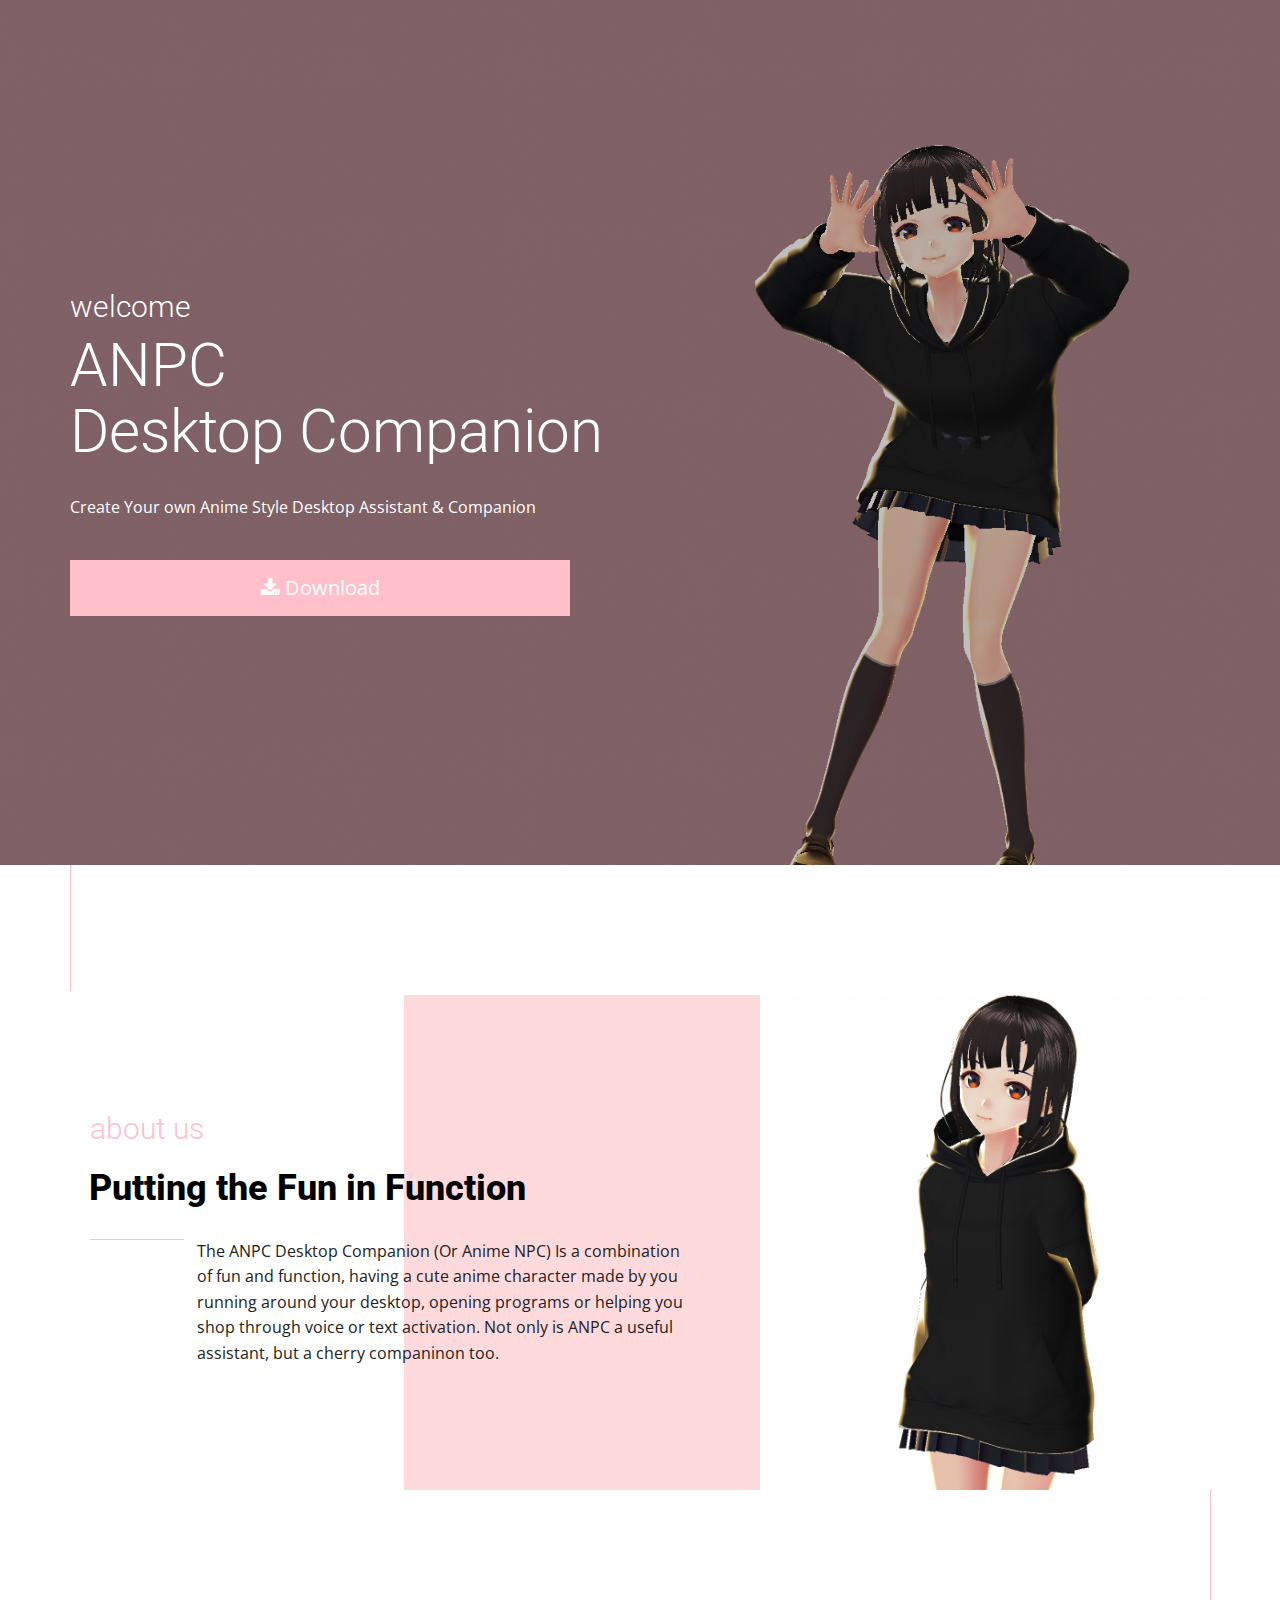
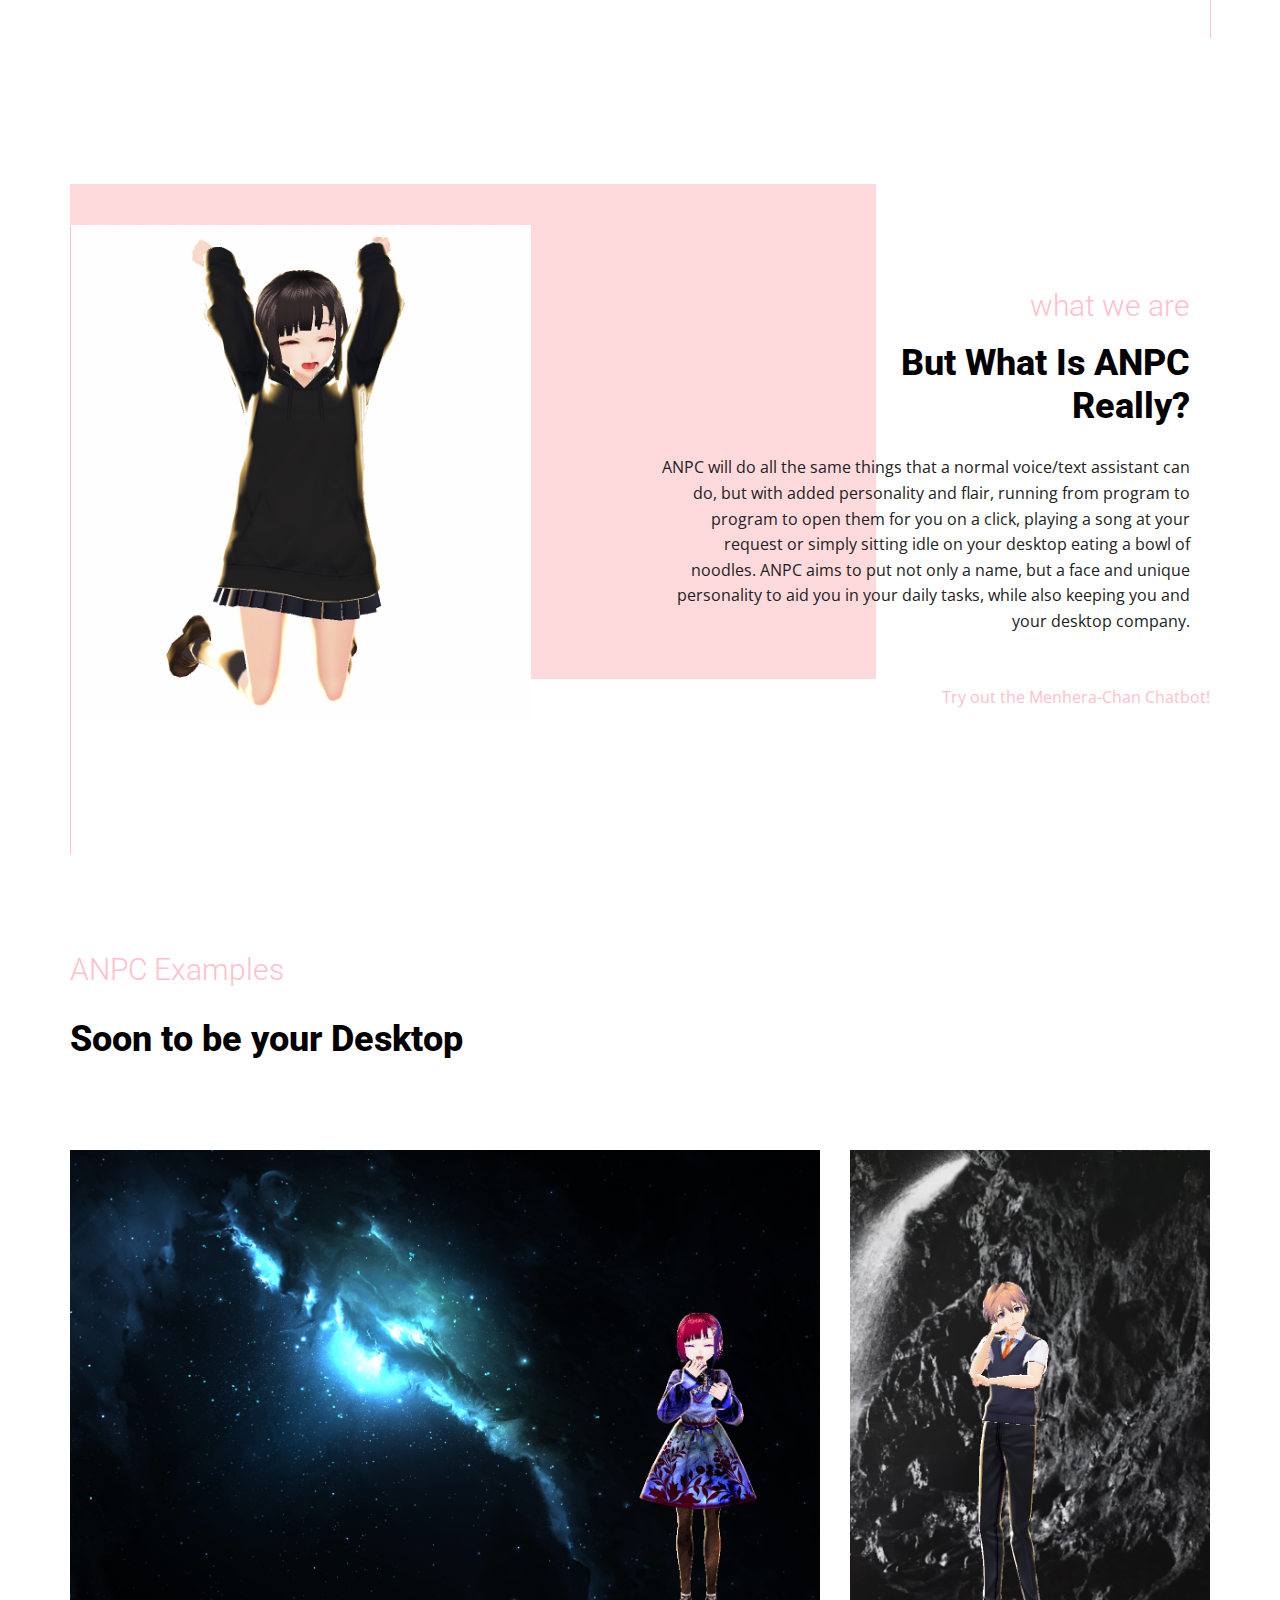
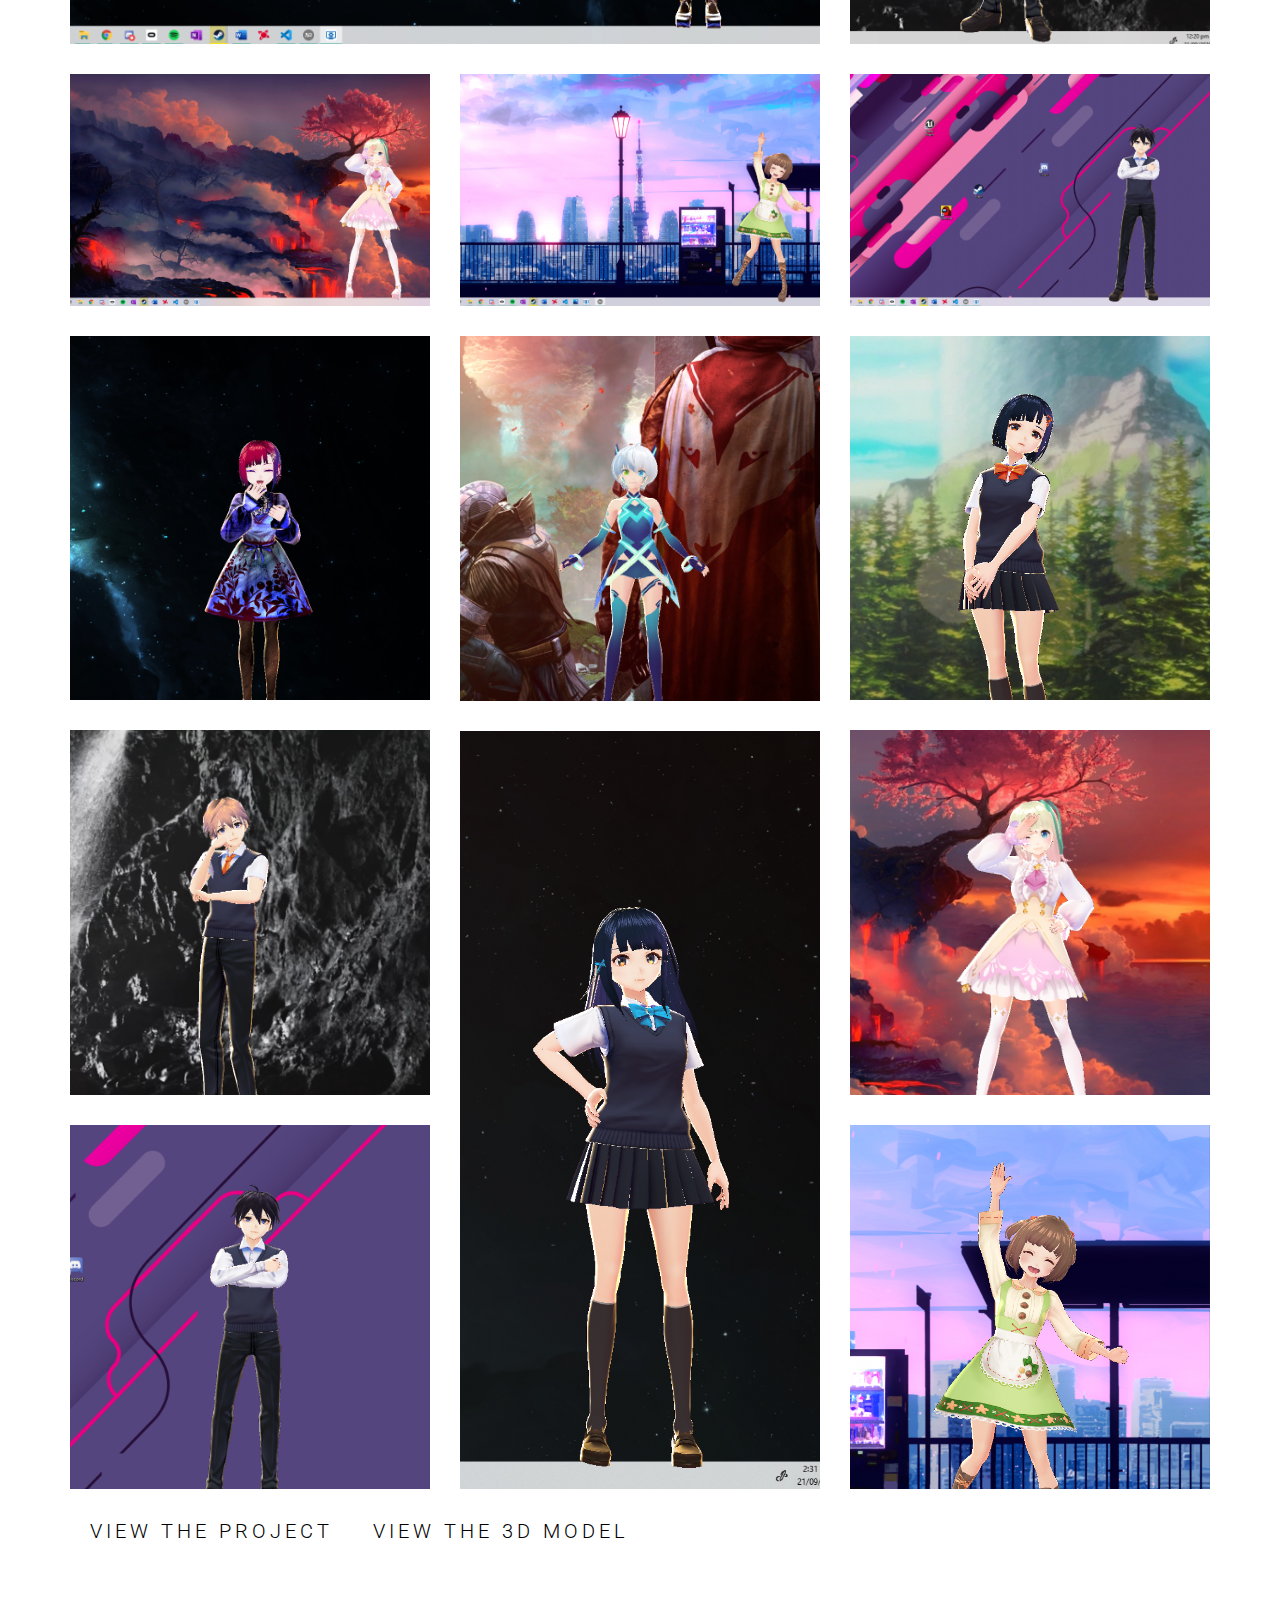
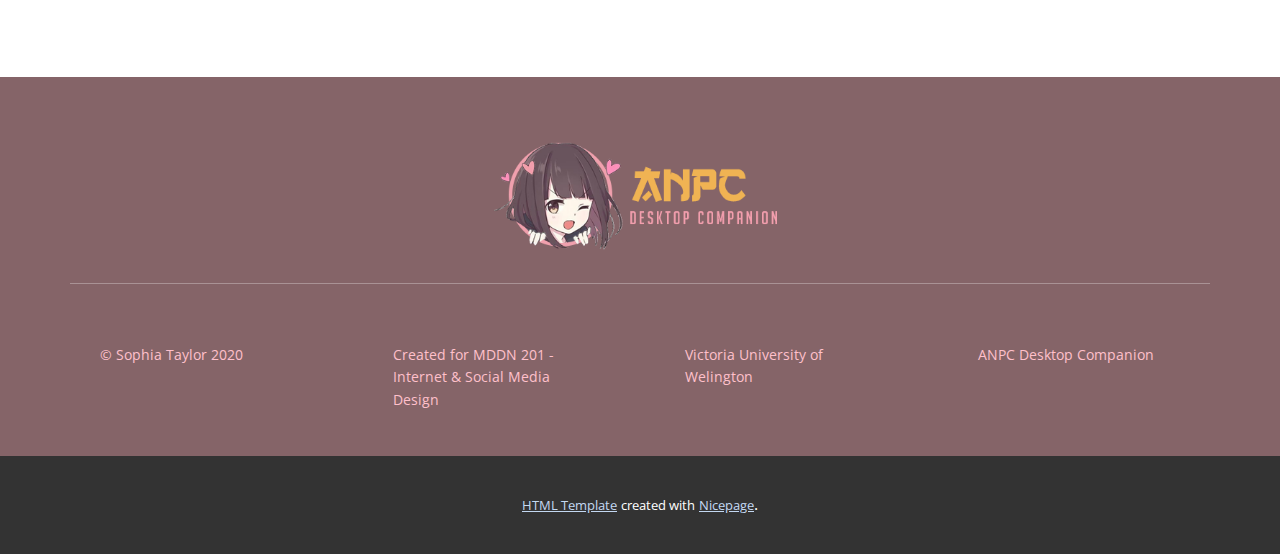
<file: index.html>
<!DOCTYPE html>
<html style="font-size: 16px;">
  <head>
    <meta name="viewport" content="width=device-width, initial-scale=1.0">
    <meta charset="utf-8">
    <meta name="keywords" content="Design&nbsp;of the future, Unique Ideas And Solutions, The Future AccordingTo Elon Musk, The Future That You Will See Soon">
    <meta name="description" content="">
    <meta name="page_type" content="np-template-header-footer-from-plugin">
    <title>ANPC Desktop Conpanion</title>
    <link rel="stylesheet" href="nicepage.css" media="screen">
<link rel="stylesheet" href="Page-1.css" media="screen">
    <script class="u-script" type="text/javascript" src="jquery.js" defer=""></script>
    <script class="u-script" type="text/javascript" src="nicepage.js" defer=""></script>
    <meta name="generator" content="Nicepage 2.25.0, nicepage.com">
    

    <link id="u-theme-google-font" rel="stylesheet" href="https://fonts.googleapis.com/css?family=Roboto:100,100i,300,300i,400,400i,500,500i,700,700i,900,900i|Open+Sans:300,300i,400,400i,600,600i,700,700i,800,800i">
    <script type="application/ld+json">{
		"@context": "http://schema.org",
		"@type": "Organization",
		"name": "",
		"url": "index.html",
		"logo": "#"
}</script>

    <meta property="og:title" content="Page 1">
    <meta property="og:type" content="website">
    <meta name="theme-color" content="#73a3de">
    <link rel="canonical" href="index.html">
    <meta property="og:url" content="index.html">
  </head>
  <body data-home-page="Page-1.html" data-home-page-title="Page 1" class="u-backlink-hidden u-body"> 
    <div>
      <a href="#intro" > <img class="sticky"  src="images/Logo 2.png" alt="Avatar"></a>
    </div>
    <section class="u-clearfix u-image u-typography-Normal--Introduction u-white u-section-1" src="" id="sec-2984">
      <div class="u-clearfix u-sheet u-sheet-1">
        <div class="u-align-left u-container-style u-expanded-width-sm u-expanded-width-xs u-group u-similar-fill u-group-1">
          <div class="u-container-layout u-valign-middle u-container-layout-1">
            <h3 class="u-expanded-width-xl u-heading-font u-text u-text-white u-text-1">welcome</h3>
            <h1 class="u-text u-text-white u-text-2">ANPC&nbsp;<br>Desktop Companion
            </h1>
            <p class="u-text u-text-white u-text-3">Create Your own Anime Style Desktop Assistant & Companion</p>
          <!-- Add icon library -->
<link rel="stylesheet" href="https://cdnjs.cloudflare.com/ajax/libs/font-awesome/4.7.0/css/font-awesome.min.css">

<!-- Auto width -->
<button class="btn"><i class="fa fa-download"></i> Download</button>
          </div>
        </div>
      </div>
    </section>
    <section class="u-clearfix u-white u-section-2" id="sec-1f01">
      <div class="u-clearfix u-sheet u-sheet-1">
        <div class="u-border-1 u-border-black u-line u-line-vertical u-line-1"></div>
        <div class="u-border-1 u-border-black u-line u-line-vertical u-line-2"></div>
        <div class="u-align-left u-expanded-width-sm u-grey-light-2 u-shape u-shape-1"></div>
        <div class="u-align-left u-container-style u-expanded-width-sm u-expanded-width-xs u-group u-similar-fill u-group-1">
          
          
          
          <div class='modelo-wrapper'> <div style="width: 100%; padding-bottom: 56.25%; position: relative"> <div style="position: absolute; top: 0; bottom: 0; left: 0; right: 0;"> <iframe src="https://app.modelo.io/embedded/jARID76j1D?viewport=true&autoplay=true&autoRotate=true&hideTools=false" style="width:100%;height:100%;" frameborder="0" mozallowfullscreen webkitallowfullscreen allowfullscreen ></iframe>
           </div> </div> </div>
          
          
          
          <div class="u-container-layout u-valign-middle-md u-valign-middle-xl u-container-layout-1">
            <h3 class="u-text u-text-1">about us</h3>
            <h2 class="u-text u-text-black u-text-2">Putting the Fun in Function</h2>
        
            <div class="u-border-1 u-border-black u-hidden-xs u-line u-line-horizontal u-line-3"></div>
            <p class="u-expanded-width-xs u-text u-text-grey-dark-3 u-text-3">The ANPC Desktop Companion (Or Anime NPC) Is a combination of fun and function, having a cute anime character made by you running around your desktop, opening programs or helping you shop through voice or text activation. Not only is ANPC a useful assistant, but a cherry companinon too.  &nbsp;</p>
          </div>

 

        </div>
        <img src="images/img1.png" class="u-align-left u-image u-left-0 u-image-1">
      </div>
    </section>
    <section class="u-clearfix u-white u-section-3" id="sec-e5d1">
      <div class="u-clearfix u-sheet u-sheet-1">
        <div class="u-align-left u-expanded-width-sm u-expanded-width-xs u-grey-light-2 u-shape u-shape-1"></div>
        <div class="u-align-right u-container-style u-group u-similar-fill u-group-1">
          <div class="u-container-layout u-valign-middle-sm u-valign-middle-xs u-container-layout-1">
            <h3 class="u-text u-text-1">what we are</h3>
            <h2 class="u-text u-text-black u-text-2">But What Is ANPC <br> Really?
            </h2>
            <p class="u-text u-text-grey-dark-3 u-text-3">ANPC will do all the same things that a normal voice/text assistant can do, but with added personality and flair, running from program to program to open them for you on a click, playing a song at your request or simply sitting idle on your desktop eating a bowl of noodles. ANPC aims to put not only a name, but a face and unique personality to aid you in your daily tasks, while also keeping you and your desktop company.</p><p>Try out the Menhera-Chan Chatbot!</p>
          </div>
          
        </div>
        
        <img src="images/img3.png" class="u-align-left u-image u-left-0 u-image-1">
        <div class="u-border-1 u-border-black u-hidden-xs u-line u-line-vertical u-line-1"></div>
      </div>
    </section>
    <section class="u-clearfix u-white u-section-4" id="sec-8229">
      <div class="u-clearfix u-sheet u-sheet-1">
        <div class="u-container-style u-expanded-width u-group u-group-1">
          <div class="u-container-layout u-valign-middle u-container-layout-1">
            <h3 class="u-text u-text-1">ANPC Examples</h3>
            <h2 class="u-heading-font u-text u-text-black u-text-2">Soon to be your Desktop</h2>
          </div>
        </div>
        <div class="u-clearfix u-disable-padding u-expanded-width u-gutter-30 u-layout-spacing-top-bottom u-layout-wrap u-layout-wrap-1">
          <div class="u-gutter-0 u-layout">
            <div class="u-layout-col">
              <div class="u-size-40">
                <div class="u-layout-row">
                  <div class="u-size-40">
                    <div class="u-layout-col">
                      <div class="u-align-left u-container-style u-image u-layout-cell u-left-cell u-similar-fill u-size-60 u-image-1">
                        <div class="u-container-layout"></div>
                        <div class="u-container-layout"></div>
                      </div>
                    </div>
                  </div>
                  <div class="u-size-20">
                    <div class="u-layout-col">
                      <div class="u-align-left u-container-style u-image u-layout-cell u-right-cell u-similar-fill u-size-60 u-image-2"> 
                        <div class="u-container-layout"></div>
                      </div>
                    </div>
                  </div>
                </div>
              </div>
              <div class="u-size-20">
                <div class="u-layout-row">
                  <div class="u-align-left u-container-style u-image u-layout-cell u-left-cell u-similar-fill u-size-20 u-size-20-md u-image-3">
                    <div class="u-container-layout"></div>
                  </div>
                  <div class="u-align-left u-container-style u-image u-layout-cell u-similar-fill u-size-20 u-size-20-md u-image-4">
                    <div class="u-container-layout"></div>
                  </div>
                  <div class="u-align-left u-container-style u-hidden-md u-image u-layout-cell u-right-cell u-similar-fill u-size-20 u-size-20-md u-image-5">
                    <div class="u-container-layout"></div>
                  </div>
                </div>
              </div>
            </div>
          </div>
        </div>
      </div>
    </section>
    <section class="u-clearfix u-white u-section-5" id="sec-d062">
      <div class="u-clearfix u-sheet u-sheet-1">
        <div class="u-clearfix u-disable-padding u-expanded-width u-gutter-30 u-layout-wrap u-layout-wrap-1">
          <div class="u-gutter-0 u-layout">
            <div class="u-layout-row">
              <div class="u-size-20">
                <div class="u-layout-col">
                  <div class="u-align-left u-container-style u-image u-layout-cell u-left-cell u-size-20 u-size-30-md u-image-1">
                    <div class="u-container-layout"></div>
                  </div>
                  <div class="u-align-left u-container-style u-image u-layout-cell u-left-cell u-similar-fill u-size-20 u-size-30-md u-image-2">
                    <div class="u-container-layout"></div>
                  </div>
                  <div class="u-align-left u-container-style u-image u-layout-cell u-left-cell u-similar-fill u-size-20 u-size-60-md u-image-3">
                    <div class="u-container-layout"></div>
                  </div>
                </div>
              </div>
              <div class="u-size-20">
                <div class="u-layout-col">
                  <div class="u-align-left u-container-style u-image u-layout-cell u-similar-fill u-size-30 u-image-4">
                    <div class="u-container-layout"></div>
                  </div>
                  <div class="u-align-left u-container-style u-image u-layout-cell u-similar-fill u-size-30 u-image-5">
                    <div class="u-container-layout"></div>
                  </div>
                </div>
              </div>
              <div class="u-size-20">
                <div class="u-layout-col">
                  <div class="u-container-style u-image u-layout-cell u-right-cell u-size-20 u-size-30-md u-image-6">
                    <div class="u-container-layout"></div>
                  </div>
                  <div class="u-container-style u-image u-layout-cell u-right-cell u-size-20 u-size-30-md u-image-7">
                    <div class="u-container-layout"></div>
                  </div>
                  <div class="u-container-style u-image u-layout-cell u-right-cell u-size-20 u-size-60-md u-image-8">
                    <div class="u-container-layout"></div>
                  </div>
                </div>
              </div>
            </div>
          </div>
        </div>
        <div class="u-layout-row">
        <h5 class="u-align-center-lg u-align-center-md u-align-center-sm u-align-center-xs u-text u-text-black u-text-1"><a href="https://sovi1554.github.io/MDDN201Assignment1/">view the project</a></h5>
        <h5 class=" u-text u-text-black u-text-1"><a href="https://hub.vroid.com/en/characters/874780841743192918/models/4990547616379517186">view the 3d model</a></h5>
</div>
      </div>
      </section>
    </section>

    <footer class="u-black u-clearfix u-footer" id="sec-d375"><div class="u-clearfix u-sheet u-sheet-1">
        <a href="#" class="u-image u-logo u-image-1" src="" data-image-width="80" data-image-height="40">
          <img src="images/Logo 2.2.png" class="u-logo-image u-logo-image-1">
        </a>
        <div class="u-align-left u-border-1 u-border-white u-expanded-width u-line u-line-horizontal u-opacity u-opacity-30 u-line-1"></div>
        <div class="u-clearfix u-expanded-width-lg u-expanded-width-md u-expanded-width-xl u-expanded-width-xs u-gutter-30 u-layout-wrap u-layout-wrap-1">
          <div class="u-gutter-0 u-layout">
            <div class="u-layout-row">
              <div class="u-align-left-lg u-align-left-md u-align-left-sm u-align-left-xl u-container-style u-layout-cell u-left-cell u-size-15 u-size-30-md u-layout-cell-1">
                <div class="u-container-layout u-container-layout-1">
                  <p class="u-small-text u-text u-text-variant u-text-1">&copy Sophia Taylor 2020</p>
                </div>
              </div>
              <div class="u-align-left-md u-align-left-xl u-container-style u-layout-cell u-size-15 u-size-30-md u-layout-cell-2">
                <div class="u-container-layout u-container-layout-2">
                  <p class="u-small-text u-text u-text-variant u-text-2">Created for MDDN 201 - Internet & Social Media Design</p>
                </div>
              </div>
              <div class="u-align-left u-container-style u-layout-cell u-size-15 u-size-30-md u-layout-cell-3">
                <div class="u-container-layout u-container-layout-3">
                  <p class="u-small-text u-text u-text-variant u-text-3">Victoria University of Welington</p>
                </div>
              </div>
              <div class="u-align-left u-container-style u-layout-cell u-right-cell u-size-15 u-size-30-md u-layout-cell-4">
                <div class="u-container-layout u-container-layout-4">
                  <p class="u-small-text u-text u-text-variant u-text-4">ANPC Desktop Companion</p>
                </div>
              </div>
            </div>
          </div>
        </div>
      </div></footer>
    <section class="u-backlink u-clearfix u-grey-80">
      <a class="u-link" href="https://nicepage.com/html-templates" target="_blank">
        <span>HTML Template</span>
      </a>
      <p class="u-text">
        <span>created with</span>
      </p>
      <a class="u-link" href="https://nicepage.com/html" target="_blank">
        <span>Nicepage</span>
      </a>. 
    </section>
    <script src="//code.tidio.co/ekjv5kmlqoqv3qqwlkgzsdtnlkescldd.js" async></script>
  </body>
</html>
</file>
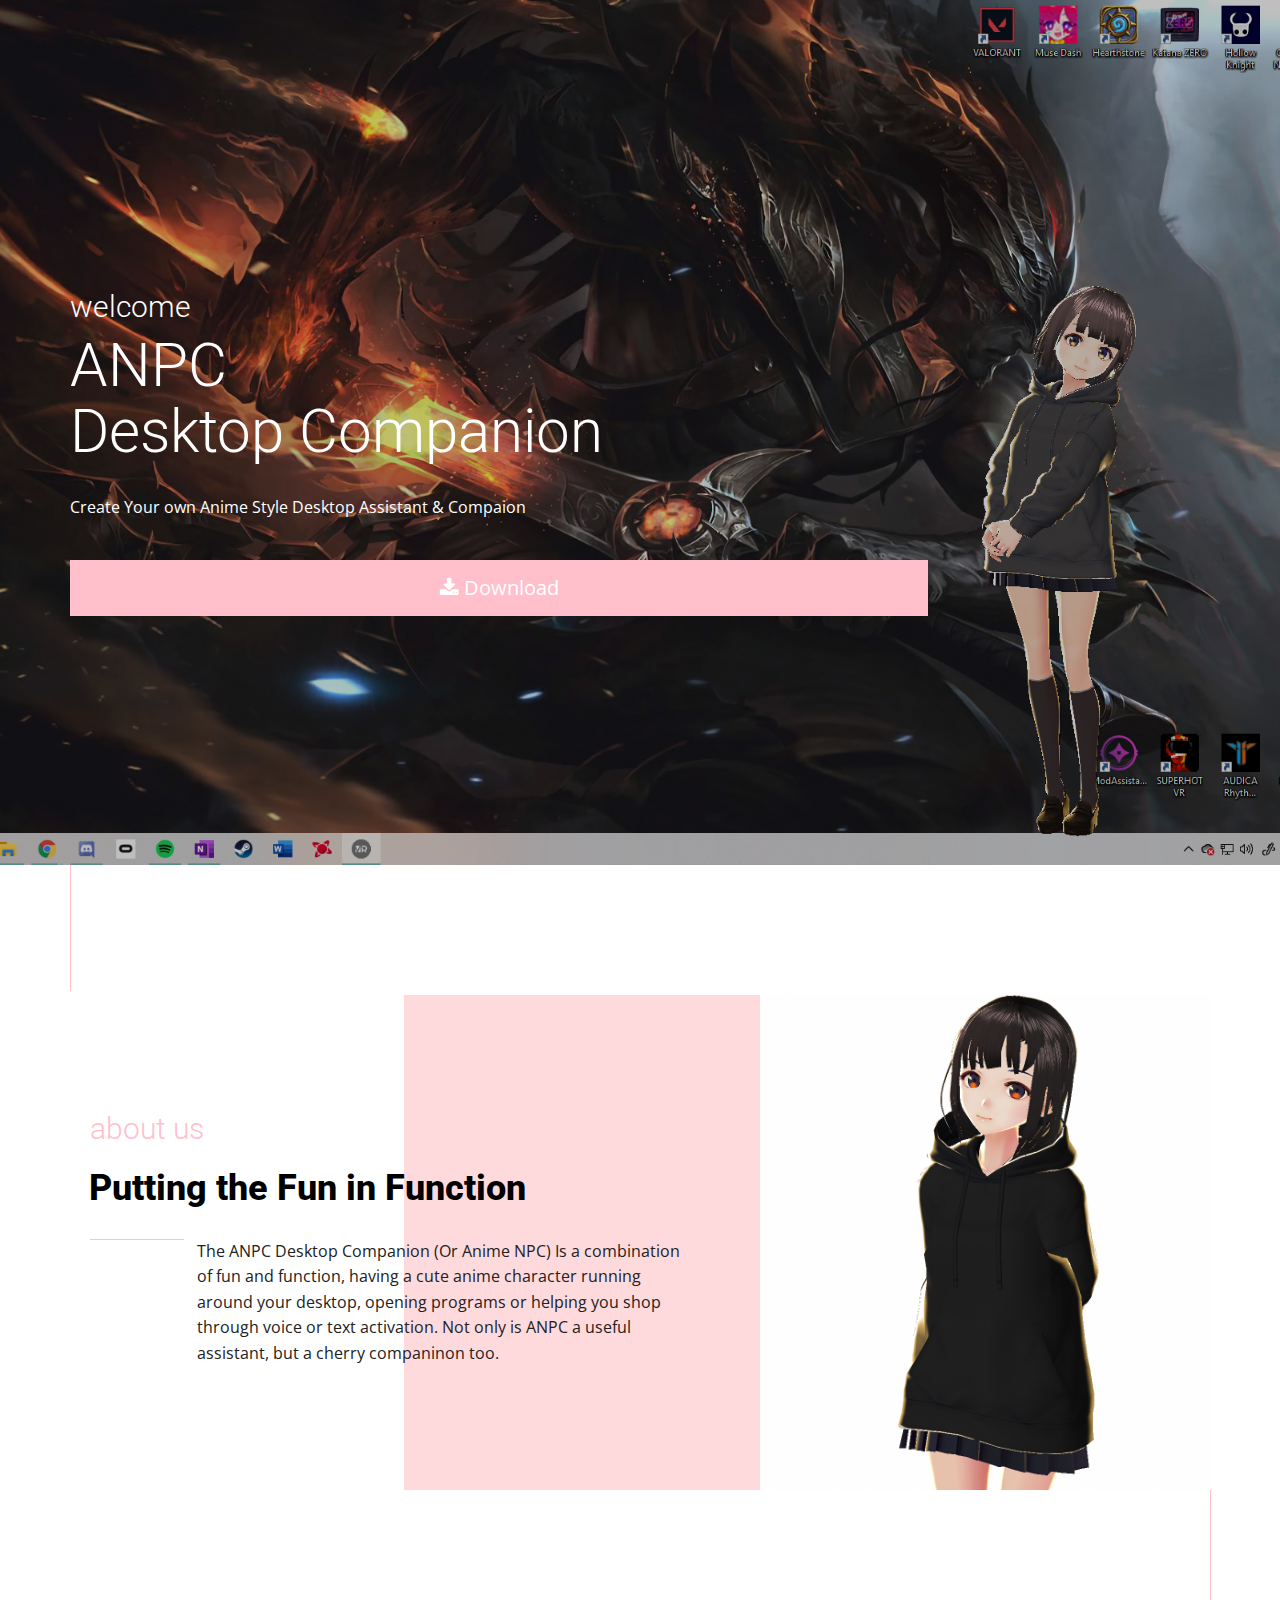
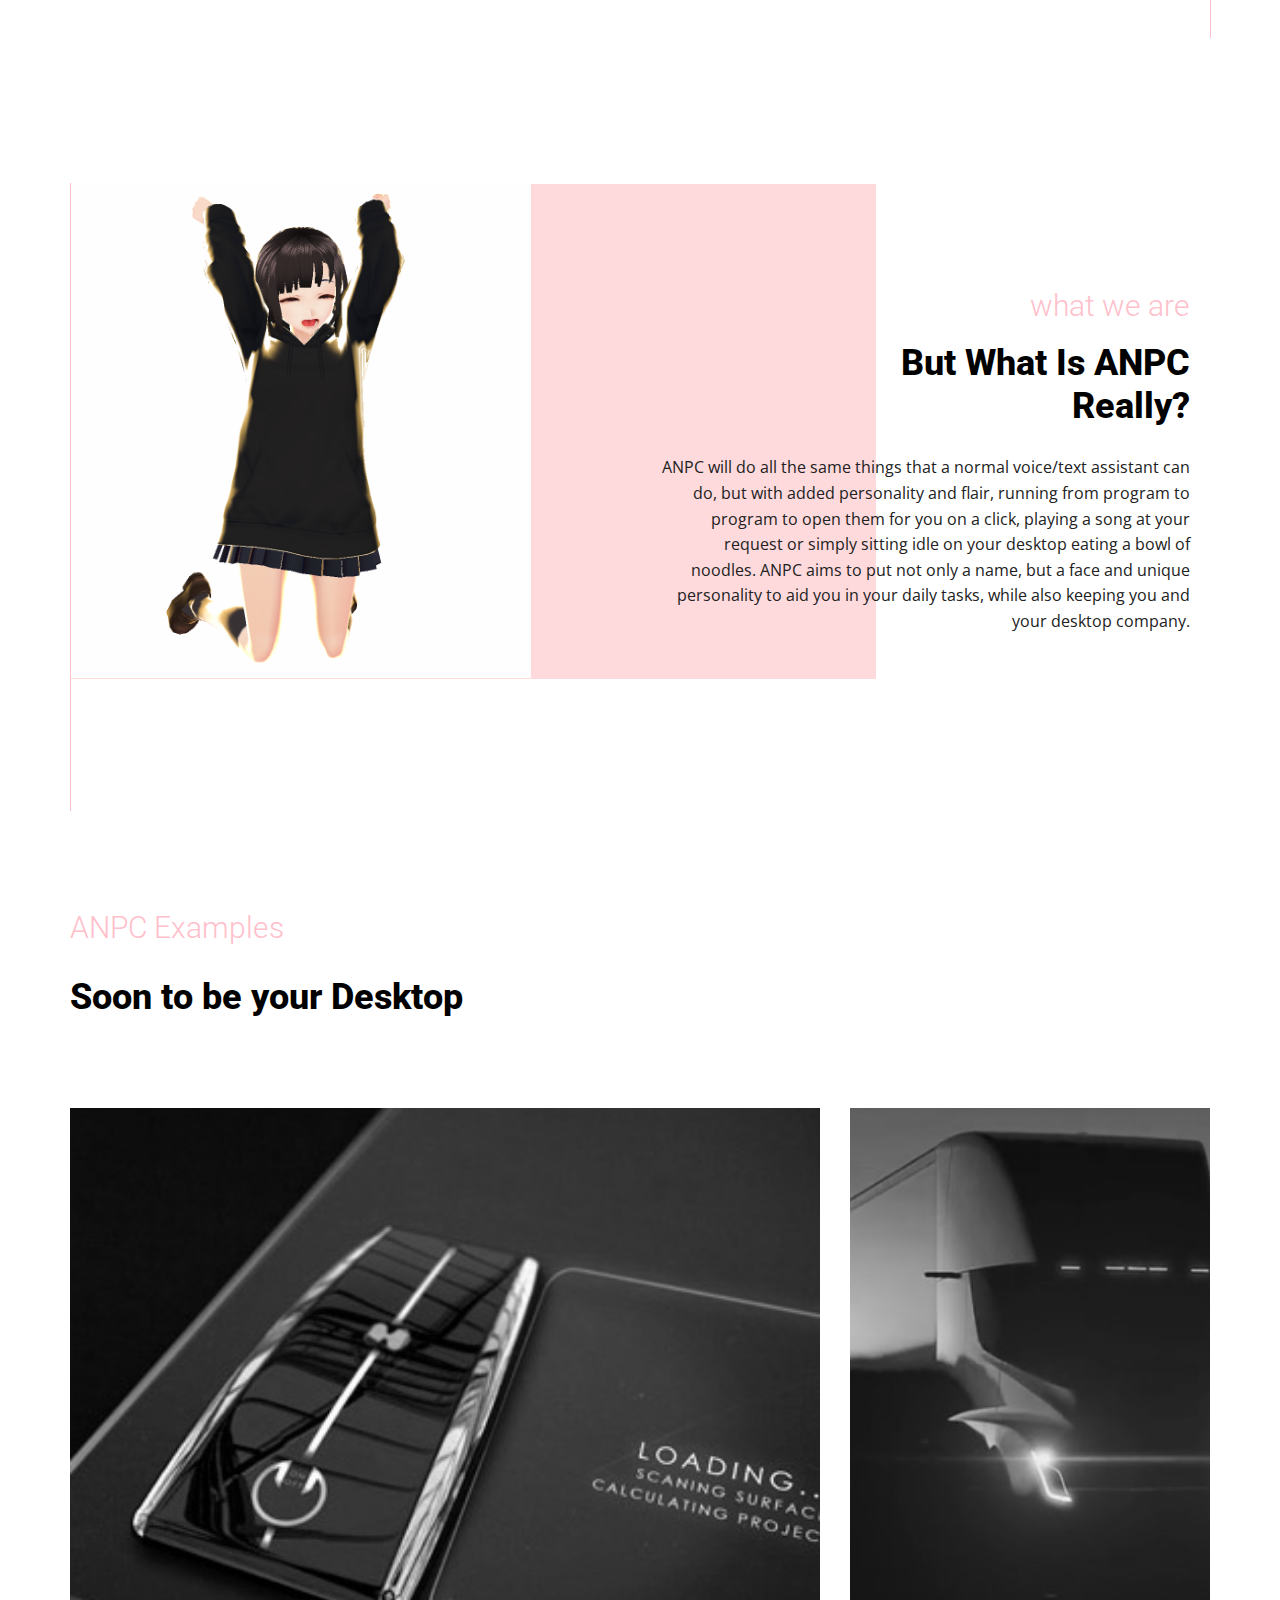
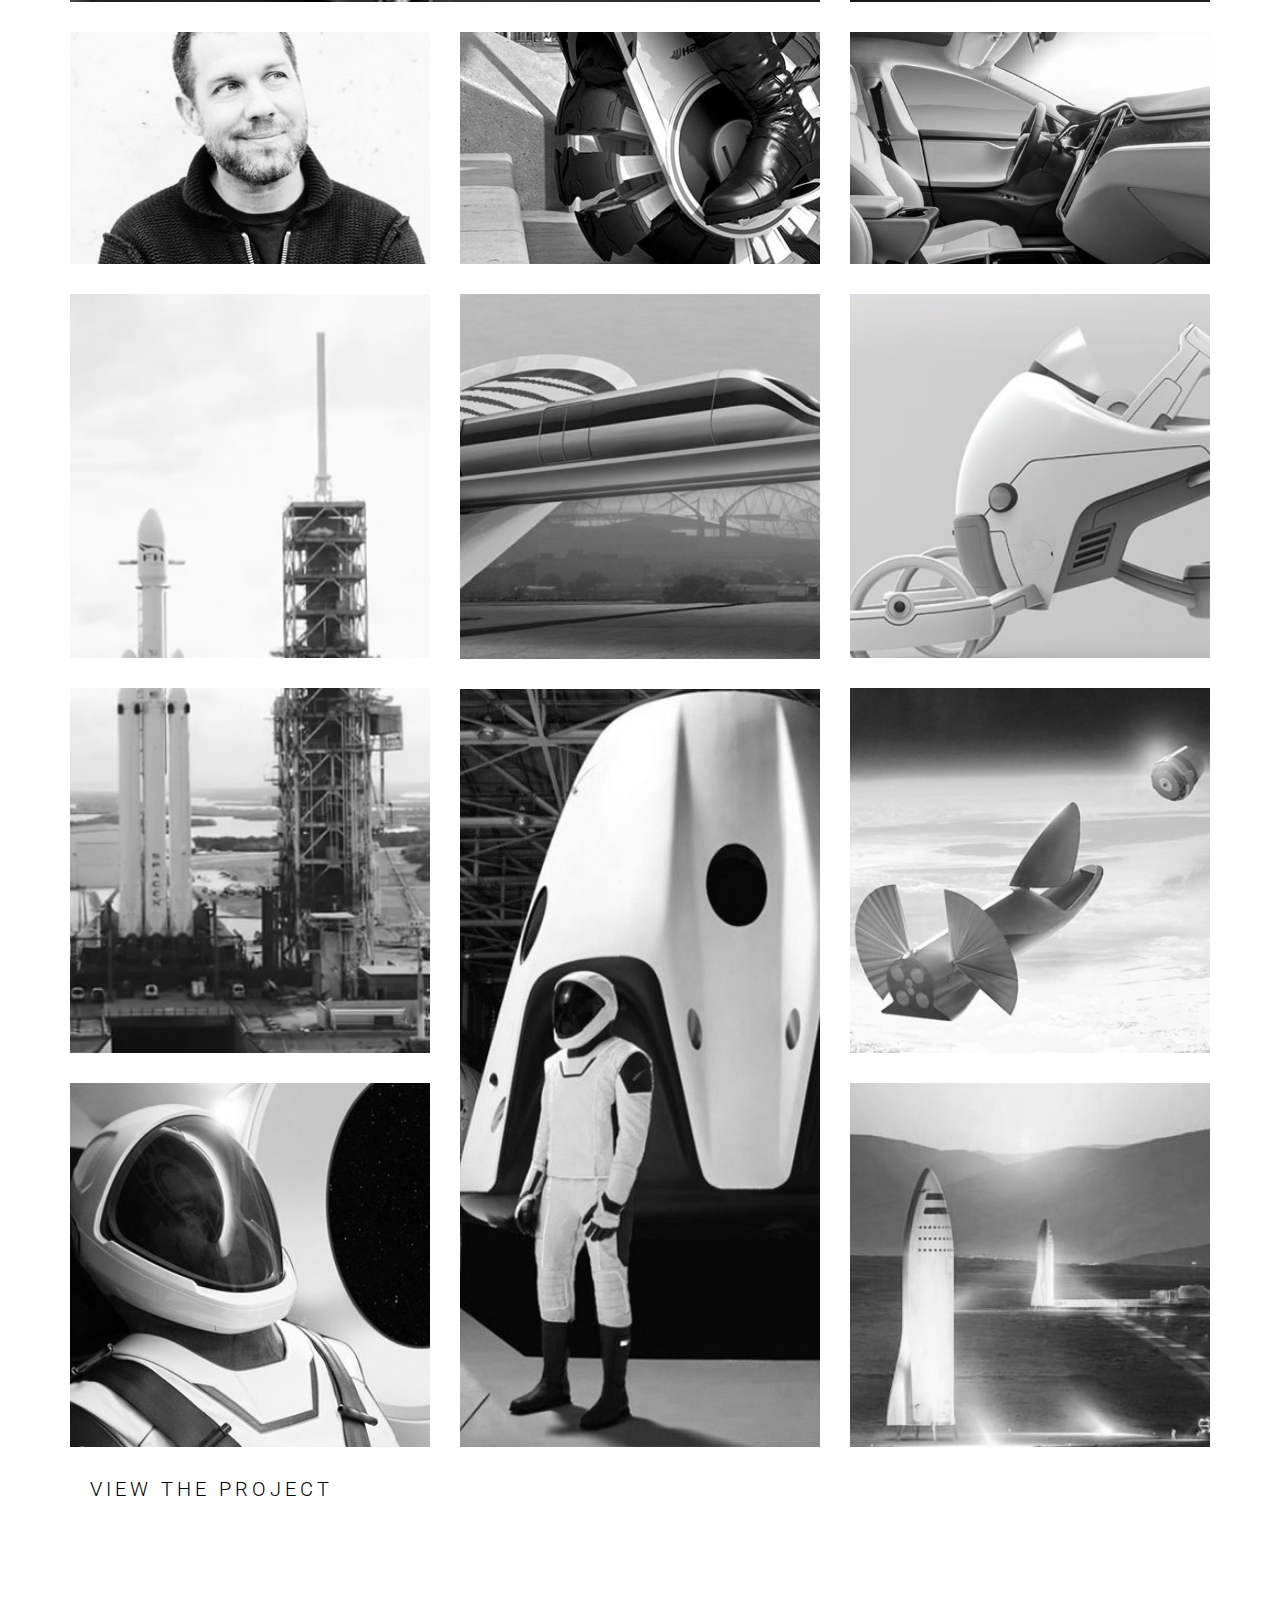
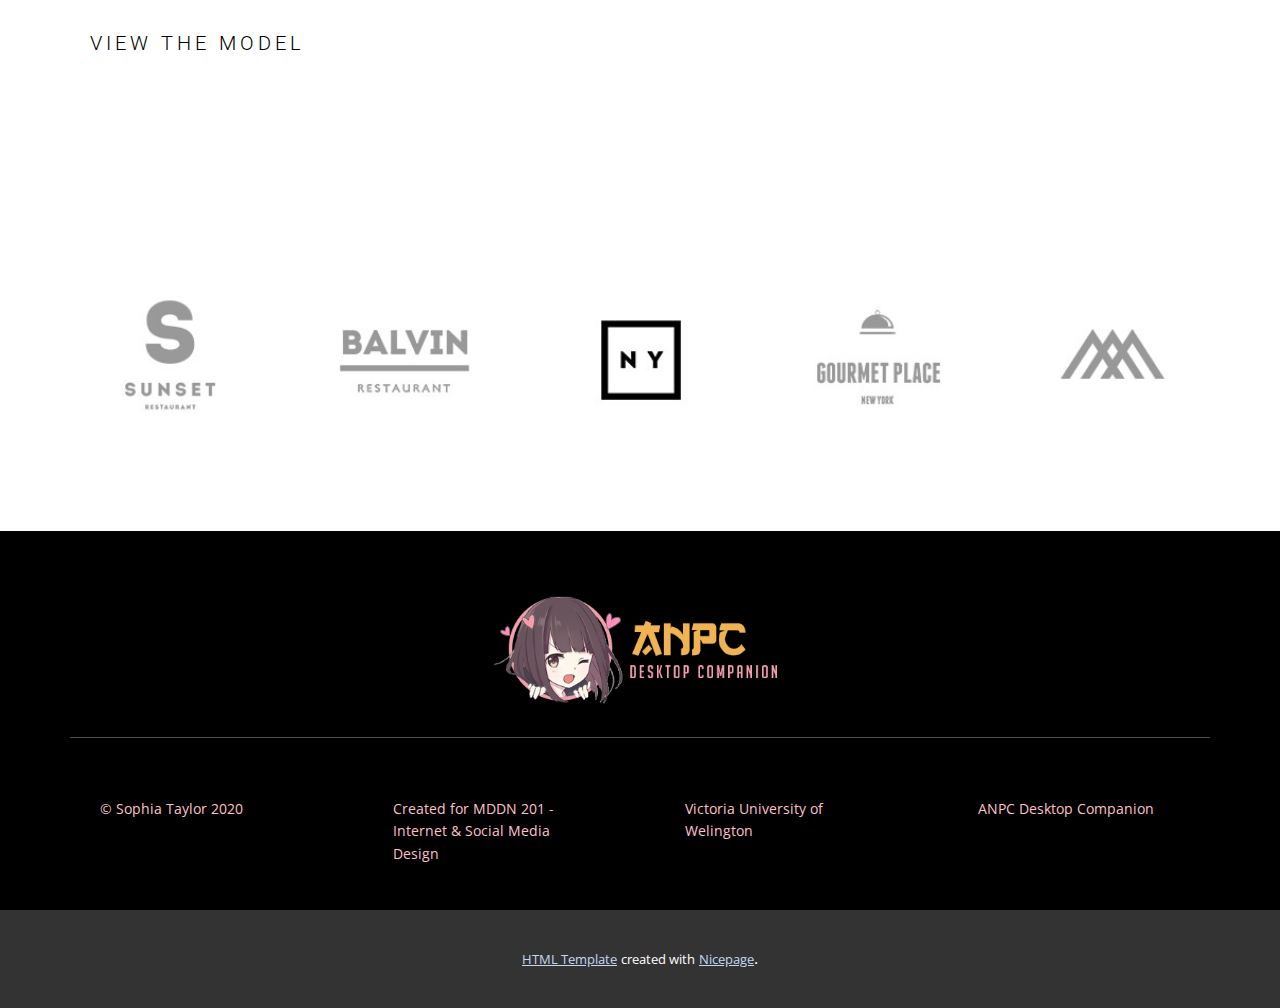
<file: Site2/index.html>
<!DOCTYPE html>
<html style="font-size: 16px;">
  <head>
    <meta name="viewport" content="width=device-width, initial-scale=1.0">
    <meta charset="utf-8">
    <meta name="keywords" content="Design&nbsp;of the future, Unique Ideas And Solutions, The Future AccordingTo Elon Musk, The Future That You Will See Soon">
    <meta name="description" content="">
    <meta name="page_type" content="np-template-header-footer-from-plugin">
    <title>ANPC Desktop Conpanion</title>
    <link rel="stylesheet" href="nicepage.css" media="screen">
<link rel="stylesheet" href="Page-1.css" media="screen">
    <script class="u-script" type="text/javascript" src="jquery.js" defer=""></script>
    <script class="u-script" type="text/javascript" src="nicepage.js" defer=""></script>
    <meta name="generator" content="Nicepage 2.25.0, nicepage.com">
    

    <link id="u-theme-google-font" rel="stylesheet" href="https://fonts.googleapis.com/css?family=Roboto:100,100i,300,300i,400,400i,500,500i,700,700i,900,900i|Open+Sans:300,300i,400,400i,600,600i,700,700i,800,800i">
    <script type="application/ld+json">{
		"@context": "http://schema.org",
		"@type": "Organization",
		"name": "",
		"url": "index.html",
		"logo": "#"
}</script>

    <meta property="og:title" content="Page 1">
    <meta property="og:type" content="website">
    <meta name="theme-color" content="#73a3de">
    <link rel="canonical" href="index.html">
    <meta property="og:url" content="index.html">
  </head>
  <body data-home-page="Page-1.html" data-home-page-title="Page 1" class="u-backlink-hidden u-body"> 
    <div>
      <a href="#intro" > <img class="sticky"  src="images/Logo 2.png" alt="Avatar"></a>
    </div>
    <section class="u-clearfix u-image u-typography-Normal--Introduction u-white u-section-1" src="" id="sec-2984">
      <div class="u-clearfix u-sheet u-sheet-1">
        <div class="u-align-left u-container-style u-expanded-width-sm u-expanded-width-xs u-group u-similar-fill u-group-1">
          <div class="u-container-layout u-valign-middle u-container-layout-1">
            <h3 class="u-expanded-width-xl u-heading-font u-text u-text-white u-text-1">welcome</h3>
            <h1 class="u-text u-text-white u-text-2">ANPC&nbsp;<br>Desktop Companion
            </h1>
            <p class="u-text u-text-white u-text-3">Create Your own Anime Style Desktop Assistant & Compaion</p>
          <!-- Add icon library -->
<link rel="stylesheet" href="https://cdnjs.cloudflare.com/ajax/libs/font-awesome/4.7.0/css/font-awesome.min.css">

<!-- Auto width -->
<button class="btn"><i class="fa fa-download"></i> Download</button>
          </div>
        </div>
      </div>
    </section>
    <section class="u-clearfix u-white u-section-2" id="sec-1f01">
      <div class="u-clearfix u-sheet u-sheet-1">
        <div class="u-border-1 u-border-black u-line u-line-vertical u-line-1"></div>
        <div class="u-border-1 u-border-black u-line u-line-vertical u-line-2"></div>
        <div class="u-align-left u-expanded-width-sm u-grey-light-2 u-shape u-shape-1"></div>
        <div class="u-align-left u-container-style u-expanded-width-sm u-expanded-width-xs u-group u-similar-fill u-group-1">
          
          
          
          <div class='modelo-wrapper'> <div style="width: 100%; padding-bottom: 56.25%; position: relative"> <div style="position: absolute; top: 0; bottom: 0; left: 0; right: 0;"> <iframe src="https://app.modelo.io/embedded/jARID76j1D?viewport=true&autoplay=true&autoRotate=true&hideTools=false" style="width:100%;height:100%;" frameborder="0" mozallowfullscreen webkitallowfullscreen allowfullscreen ></iframe>
           </div> </div> </div>
          
          
          
          <div class="u-container-layout u-valign-middle-md u-valign-middle-xl u-container-layout-1">
            <h3 class="u-text u-text-1">about us</h3>
            <h2 class="u-text u-text-black u-text-2">Putting the Fun in Function</h2>
        
            <div class="u-border-1 u-border-black u-hidden-xs u-line u-line-horizontal u-line-3"></div>
            <p class="u-expanded-width-xs u-text u-text-grey-dark-3 u-text-3">The ANPC Desktop Companion (Or Anime NPC) Is a combination of fun and function, having a cute anime character running around your desktop, opening programs or helping you shop through voice or text activation. Not only is ANPC a useful assistant, but a cherry companinon too.  &nbsp;</p>
          </div>

 

        </div>
        <img src="images/img1.png" class="u-align-left u-image u-left-0 u-image-1">
      </div>
    </section>
    <section class="u-clearfix u-white u-section-3" id="sec-e5d1">
      <div class="u-clearfix u-sheet u-sheet-1">
        <div class="u-align-left u-expanded-width-sm u-expanded-width-xs u-grey-light-2 u-shape u-shape-1"></div>
        <div class="u-align-right u-container-style u-group u-similar-fill u-group-1">
          <div class="u-container-layout u-valign-middle-sm u-valign-middle-xs u-container-layout-1">
            <h3 class="u-text u-text-1">what we are</h3>
            <h2 class="u-text u-text-black u-text-2">But What Is ANPC <br> Really?
            </h2>
            <p class="u-text u-text-grey-dark-3 u-text-3">ANPC will do all the same things that a normal voice/text assistant can do, but with added personality and flair, running from program to program to open them for you on a click, playing a song at your request or simply sitting idle on your desktop eating a bowl of noodles. ANPC aims to put not only a name, but a face and unique personality to aid you in your daily tasks, while also keeping you and your desktop company.</p>
          </div>
          
        </div>
        
        <img src="images/img3.png" class="u-align-left u-image u-left-0 u-image-1">
        <div class="u-border-1 u-border-black u-hidden-xs u-line u-line-vertical u-line-1"></div>
      </div>
    </section>
    <section class="u-clearfix u-white u-section-4" id="sec-8229">
      <div class="u-clearfix u-sheet u-sheet-1">
        <div class="u-container-style u-expanded-width u-group u-group-1">
          <div class="u-container-layout u-valign-middle u-container-layout-1">
            <h3 class="u-text u-text-1">ANPC Examples</h3>
            <h2 class="u-heading-font u-text u-text-black u-text-2">Soon to be your Desktop</h2>
          </div>
        </div>
        <div class="u-clearfix u-disable-padding u-expanded-width u-gutter-30 u-layout-spacing-top-bottom u-layout-wrap u-layout-wrap-1">
          <div class="u-gutter-0 u-layout">
            <div class="u-layout-col">
              <div class="u-size-40">
                <div class="u-layout-row">
                  <div class="u-size-40">
                    <div class="u-layout-col">
                      <div class="u-align-left u-container-style u-image u-layout-cell u-left-cell u-similar-fill u-size-60 u-image-1">
                        <div class="u-container-layout"></div>
                      </div>
                    </div>
                  </div>
                  <div class="u-size-20">
                    <div class="u-layout-col">
                      <div class="u-align-left u-container-style u-image u-layout-cell u-right-cell u-similar-fill u-size-60 u-image-2">
                        <div class="u-container-layout"></div>
                      </div>
                    </div>
                  </div>
                </div>
              </div>
              <div class="u-size-20">
                <div class="u-layout-row">
                  <div class="u-align-left u-container-style u-image u-layout-cell u-left-cell u-similar-fill u-size-20 u-size-20-md u-image-3">
                    <div class="u-container-layout"></div>
                  </div>
                  <div class="u-align-left u-container-style u-image u-layout-cell u-similar-fill u-size-20 u-size-20-md u-image-4">
                    <div class="u-container-layout"></div>
                  </div>
                  <div class="u-align-left u-container-style u-hidden-md u-image u-layout-cell u-right-cell u-similar-fill u-size-20 u-size-20-md u-image-5">
                    <div class="u-container-layout"></div>
                  </div>
                </div>
              </div>
            </div>
          </div>
        </div>
      </div>
    </section>
    <section class="u-clearfix u-white u-section-5" id="sec-d062">
      <div class="u-clearfix u-sheet u-sheet-1">
        <div class="u-clearfix u-disable-padding u-expanded-width u-gutter-30 u-layout-wrap u-layout-wrap-1">
          <div class="u-gutter-0 u-layout">
            <div class="u-layout-row">
              <div class="u-size-20">
                <div class="u-layout-col">
                  <div class="u-align-left u-container-style u-image u-layout-cell u-left-cell u-size-20 u-size-30-md u-image-1">
                    <div class="u-container-layout"></div>
                  </div>
                  <div class="u-align-left u-container-style u-image u-layout-cell u-left-cell u-similar-fill u-size-20 u-size-30-md u-image-2">
                    <div class="u-container-layout"></div>
                  </div>
                  <div class="u-align-left u-container-style u-image u-layout-cell u-left-cell u-similar-fill u-size-20 u-size-60-md u-image-3">
                    <div class="u-container-layout"></div>
                  </div>
                </div>
              </div>
              <div class="u-size-20">
                <div class="u-layout-col">
                  <div class="u-align-left u-container-style u-image u-layout-cell u-similar-fill u-size-30 u-image-4">
                    <div class="u-container-layout"></div>
                  </div>
                  <div class="u-align-left u-container-style u-image u-layout-cell u-similar-fill u-size-30 u-image-5">
                    <div class="u-container-layout"></div>
                  </div>
                </div>
              </div>
              <div class="u-size-20">
                <div class="u-layout-col">
                  <div class="u-container-style u-image u-layout-cell u-right-cell u-size-20 u-size-30-md u-image-6">
                    <div class="u-container-layout"></div>
                  </div>
                  <div class="u-container-style u-image u-layout-cell u-right-cell u-size-20 u-size-30-md u-image-7">
                    <div class="u-container-layout"></div>
                  </div>
                  <div class="u-container-style u-image u-layout-cell u-right-cell u-size-20 u-size-60-md u-image-8">
                    <div class="u-container-layout"></div>
                  </div>
                </div>
              </div>
            </div>
          </div>
        </div>
        <h5 class="u-align-center-lg u-align-center-md u-align-center-sm u-align-center-xs u-text u-text-black u-text-1"><a href="https://sovi1554.github.io/MDDN201Assignment1/">view the project</a></h5>
        <h5 class=" u-text u-text-black u-text-1"><a href="https://hub.vroid.com/en/characters/874780841743192918/models/4990547616379517186">view the model</a></h5>
      </div>
    </section>
    <section class="u-clearfix u-white u-section-6" id="sec-3547">
      <div class="u-clearfix u-sheet u-sheet-1">
        <div class="u-clearfix u-disable-padding u-expanded-width-lg u-expanded-width-xl u-expanded-width-xs u-gutter-40 u-layout-wrap u-layout-wrap-1">
          <div class="u-gutter-0 u-layout">
            <div class="u-layout-row">
              <div class="u-align-left u-container-style u-image u-image-contain u-layout-cell u-left-cell u-size-12 u-size-60-md u-image-1">
                <div class="u-container-layout" src=""></div>
              </div>
              <div class="u-align-left u-container-style u-image u-image-contain u-layout-cell u-size-12 u-size-60-md u-image-2">
                <div class="u-container-layout" src=""></div>
              </div>
              <div class="u-align-left u-container-style u-image u-image-contain u-layout-cell u-size-12 u-size-60-md u-image-3">
                <div class="u-container-layout u-container-layout-3" src=""></div>
              </div>
              <div class="u-align-left u-container-style u-image u-image-contain u-layout-cell u-size-12 u-size-60-md u-image-4">
                <div class="u-container-layout" src=""></div>
              </div>
              <div class="u-align-left u-container-style u-image u-image-contain u-layout-cell u-size-12 u-size-60-md u-image-5">
                <div class="u-container-layout" src=""></div>
              </div>
            </div>
          </div>
        </div>
      </div>
    </section>
    
    
    <footer class="u-black u-clearfix u-footer" id="sec-d375"><div class="u-clearfix u-sheet u-sheet-1">
        <a href="#" class="u-image u-logo u-image-1" src="" data-image-width="80" data-image-height="40">
          <img src="images/Logo 2.2.png" class="u-logo-image u-logo-image-1">
        </a>
        <div class="u-align-left u-border-1 u-border-white u-expanded-width u-line u-line-horizontal u-opacity u-opacity-30 u-line-1"></div>
        <div class="u-clearfix u-expanded-width-lg u-expanded-width-md u-expanded-width-xl u-expanded-width-xs u-gutter-30 u-layout-wrap u-layout-wrap-1">
          <div class="u-gutter-0 u-layout">
            <div class="u-layout-row">
              <div class="u-align-left-lg u-align-left-md u-align-left-sm u-align-left-xl u-container-style u-layout-cell u-left-cell u-size-15 u-size-30-md u-layout-cell-1">
                <div class="u-container-layout u-container-layout-1">
                  <p class="u-small-text u-text u-text-variant u-text-1">&copy Sophia Taylor 2020</p>
                </div>
              </div>
              <div class="u-align-left-md u-align-left-xl u-container-style u-layout-cell u-size-15 u-size-30-md u-layout-cell-2">
                <div class="u-container-layout u-container-layout-2">
                  <p class="u-small-text u-text u-text-variant u-text-2">Created for MDDN 201 - Internet & Social Media Design</p>
                </div>
              </div>
              <div class="u-align-left u-container-style u-layout-cell u-size-15 u-size-30-md u-layout-cell-3">
                <div class="u-container-layout u-container-layout-3">
                  <p class="u-small-text u-text u-text-variant u-text-3">Victoria University of Welington</p>
                </div>
              </div>
              <div class="u-align-left u-container-style u-layout-cell u-right-cell u-size-15 u-size-30-md u-layout-cell-4">
                <div class="u-container-layout u-container-layout-4">
                  <p class="u-small-text u-text u-text-variant u-text-4">ANPC Desktop Companion</p>
                </div>
              </div>
            </div>
          </div>
        </div>
      </div></footer>
    <section class="u-backlink u-clearfix u-grey-80">
      <a class="u-link" href="https://nicepage.com/html-templates" target="_blank">
        <span>HTML Template</span>
      </a>
      <p class="u-text">
        <span>created with</span>
      </p>
      <a class="u-link" href="https://nicepage.com/html" target="_blank">
        <span>Nicepage</span>
      </a>. 
    </section>
  </body>
</html>
</file>
<file: Page-1.css>
.u-section-1 {background-image: linear-gradient(0deg, rgba(0, 0, 0, 0.25), rgba(0, 0, 0, 0.25)), url("images/Prototype 1.png"); background-position: 50% 50%}
.u-section-1 .u-sheet-1 {min-height: 864px}
.u-section-1 .u-group-1 {min-height: 583px; margin: 141px 282px 141px 0}
.u-section-1 .u-container-layout-1 {padding-left: 0; padding-right: 0}
.u-section-1 .u-text-1 {margin: 40px 0 0}
.u-section-1 .u-text-2 {margin: 8px 0 0}
.u-section-1 .u-text-3 {margin: 30px 0 40px} 

@media (max-width: 1199px){ .u-section-1 .u-sheet-1 {min-height: 800px}
.u-section-1 .u-group-1 {position: relative; min-height: 519px; margin-right: 357px}
.u-section-1 .u-text-1 {position: relative; margin-right: 0; margin-left: 0}
.u-section-1 .u-text-2 {position: relative; font-size: 3.75rem}
.u-section-1 .u-text-3 {position: relative} }

@media (max-width: 991px){ .u-section-1 .u-sheet-1 {min-height: 801px}
.u-section-1 .u-group-1 {width: 676px; margin-right: auto} }

@media (max-width: 767px){ .u-section-1 .u-group-1 {margin-right: initial; margin-left: initial; width: auto}
.u-section-1 .u-text-2 {font-size: 3rem} }

@media (max-width: 575px){ .u-section-1 .u-text-2 {font-size: 2.25rem} }.u-section-2 .u-sheet-1 {min-height: 779px}
.u-section-2 .u-line-1 {position: relative; height: 126px; transform-origin: center bottom 0; margin: 0 1139px 0 0}
.u-section-2 .u-line-2 {position: relative; height: 148px; transform-origin: center top 0; transform: rotate(359.995deg); margin: 499px -1px 0 1140px}
.u-section-2 .u-shape-1 {height: 495px; width: 806px; margin: -643px 0 0 334px}
.u-section-2 .u-group-1 {min-height: 494px; margin: -498px 477px 0 0}
.u-section-2 .u-container-layout-1 {padding-left: 0}
.u-section-2 .u-text-1 {margin: 50px 0 0 20px}
.u-section-2 .u-text-2 {font-weight: 800; margin: 20px 1px 0 19px}
.u-section-2 .u-line-3 {position: relative; width: 94px; transform-origin: left center 0; margin: 28px auto 0 20px}
.u-section-2 .u-text-3 {margin: -1px 38px 50px 127px}
.u-section-2 .u-image-1 {width: 451px; height: 496px; margin: -492px -1px 80px 690px} 

@media (max-width: 1199px){ .u-section-2 .u-sheet-1 {min-height: 705px}
.u-section-2 .u-line-1 {margin-right: 939px}
.u-section-2 .u-line-2 {margin-left: 940px}
.u-section-2 .u-shape-1 {position: relative; width: 665px; margin-left: 275px}
.u-section-2 .u-group-1 {position: relative; width: 465px; margin-right: auto}
.u-section-2 .u-text-1 {position: relative; margin-top: 113px; margin-left: 16px}
.u-section-2 .u-text-2 {position: relative; margin-left: 16px; font-weight: 700}
.u-section-2 .u-line-3 {width: 77px; margin-left: 16px}
.u-section-2 .u-text-3 {position: relative; margin-right: 0; margin-left: 105px}
.u-section-2 .u-image-1 {position: relative; width: 412px; margin-right: auto; margin-left: 529px} }

@media (max-width: 991px){ .u-section-2 .u-sheet-1 {min-height: 750px}
.u-section-2 .u-line-1 {margin-right: 719px}
.u-section-2 .u-line-2 {margin-left: 720px}
.u-section-2 .u-shape-1 {width: 509px; margin-left: 211px}
.u-section-2 .u-group-1 {width: 382px}
.u-section-2 .u-text-1 {margin-top: 50px; margin-left: 13px}
.u-section-2 .u-text-2 {margin-left: 20px}
.u-section-2 .u-line-3 {width: 59px; margin-left: 13px}
.u-section-2 .u-text-3 {margin-left: 20px; margin-right: 20px}
.u-section-2 .u-image-1 {width: 346px; margin-bottom: 125px; margin-left: 375px} }

@media (max-width: 767px){ .u-section-2 .u-sheet-1 {min-height: 1141px}
.u-section-2 .u-line-1 {margin-top: 577px; margin-right: 540px}
.u-section-2 .u-line-2 {margin-right: 0; margin-left: 540px}
.u-section-2 .u-shape-1 {margin-top: -1261px; margin-right: initial; margin-left: initial; width: auto}
.u-section-2 .u-group-1 {min-height: 455px; margin-top: 29px; margin-right: initial; margin-left: initial; width: auto}
.u-section-2 .u-text-1 {margin-top: 143px; margin-left: 9px}
.u-section-2 .u-text-2 {margin-right: 0; margin-left: 9px}
.u-section-2 .u-line-3 {width: 55px; margin-left: 9px}
.u-section-2 .u-text-3 {margin-right: 18px; margin-bottom: 11px; margin-left: 92px}
.u-section-2 .u-image-1 {width: 414px; height: 495px; margin: -979px 0 557px auto} }

@media (max-width: 575px){ .u-section-2 .u-sheet-1 {min-height: 1031px}
.u-section-2 .u-line-1 {width: 1px; margin-top: 29px; margin-right: auto}
.u-section-2 .u-line-2 {margin-top: 1047px; margin-right: auto; margin-left: 340px}
.u-section-2 .u-shape-1 {height: 331px; width: 329px; margin-top: -1184px; margin-right: auto; margin-left: 0}
.u-section-2 .u-group-1 {min-height: 400px; margin-top: 50px; width: auto; margin-right: initial; margin-left: initial}
.u-section-2 .u-text-1 {margin-top: 55px; margin-left: 6px}
.u-section-2 .u-text-2 {margin-left: 6px}
.u-section-2 .u-line-3 {width: 47px; margin-left: 6px}
.u-section-2 .u-text-3 {margin-top: 29px; margin-bottom: 40px; margin-right: initial; margin-left: initial}
.u-section-2 .u-image-1 {width: 280px; height: 331px; margin: -782px auto 46px 61px} }.u-section-3 .u-sheet-1 {min-height: 775px}
.u-section-3 .u-shape-1 {height: 495px; width: 806px; margin: 140px 334px 0 0}
.u-section-3 .u-group-1 {min-height: 512px; width: 570px; margin: -504px auto 0 570px}
.u-section-3 .u-container-layout-1 {padding-left: 0}
.u-section-3 .u-text-1 {margin: 113px 20px 0 0}
.u-section-3 .u-text-2 {font-weight: 800; margin: 18px 20px 0 0}
.u-section-3 .u-text-3 {margin: 27px 20px 50px}
.u-section-3 .u-image-1 {width: 461px; height: 496px; object-position: 23.4% 50%; margin: -505px auto 0 0}
.u-section-3 .u-line-1 {position: relative; transform-origin: center bottom 0; height: 628px; margin: -495px 1139px 7px 0} 

@media (max-width: 1199px){ .u-section-3 .u-shape-1 {position: relative; width: 665px; margin-right: 275px}
.u-section-3 .u-group-1 {position: relative; width: 503px; margin-left: 437px}
.u-section-3 .u-text-1 {position: relative; margin-right: 16px}
.u-section-3 .u-text-2 {position: relative; font-weight: 700; margin-right: 16px}
.u-section-3 .u-text-3 {position: relative; margin-right: 16px; margin-left: 16px}
.u-section-3 .u-image-1 {position: relative; width: 430px; object-position: 50% 50%}
.u-section-3 .u-line-1 {width: 1px; margin-top: -494px; margin-right: auto} }

@media (max-width: 991px){ .u-section-3 .u-sheet-1 {min-height: 641px}
.u-section-3 .u-shape-1 {width: 509px; margin-top: 9px; margin-right: 211px}
.u-section-3 .u-group-1 {min-height: 515px; width: 398px; margin-right: 0; margin-left: auto}
.u-section-3 .u-text-1 {margin-right: 13px}
.u-section-3 .u-text-2 {margin-right: 13px}
.u-section-3 .u-text-3 {margin-left: 13px; margin-right: 13px}
.u-section-3 .u-image-1 {width: 315px; margin-top: -508px}
.u-section-3 .u-line-1 {margin-top: -495px; margin-bottom: 5px} }

@media (max-width: 767px){ .u-section-3 .u-sheet-1 {min-height: 1098px}
.u-section-3 .u-shape-1 {margin-top: 85px; margin-right: initial; margin-left: initial; width: auto}
.u-section-3 .u-group-1 {min-height: 467px; width: 483px; margin-top: 11px}
.u-section-3 .u-text-1 {margin-top: 45px; margin-right: 9px}
.u-section-3 .u-text-2 {margin-right: 9px}
.u-section-3 .u-text-3 {margin-left: 9px; margin-right: 9px; margin-bottom: 45px}
.u-section-3 .u-image-1 {width: 446px; margin-top: -973px}
.u-section-3 .u-line-1 {transform-origin: center top 0; height: 405px; margin-top: 0; margin-bottom: 0} }

@media (max-width: 575px){ .u-section-3 .u-sheet-1 {min-height: 100vh}
.u-section-3 .u-shape-1 {height: 307px; margin-top: 88px; width: auto; margin-right: initial; margin-left: initial}
.u-section-3 .u-group-1 {min-height: 442px; margin-top: 27px; width: 340px; margin-left: 0}
.u-section-3 .u-text-1 {margin-right: 6px}
.u-section-3 .u-text-2 {margin-right: 6px}
.u-section-3 .u-text-3 {margin-left: 6px; margin-right: 6px}
.u-section-3 .u-image-1 {width: 253px; height: 307px; margin-top: -776px; margin-bottom: 554px}
.u-section-3 .u-line-1 {transform-origin: center bottom 0; height: 626px; margin-top: 209px; margin-bottom: 8px} }.u-section-4 .u-sheet-1 {min-height: 1075px}
.u-section-4 .u-group-1 {min-height: 199px; margin: 46px auto 0}
.u-section-4 .u-container-layout-1 {padding-left: 0; padding-right: 40px}
.u-section-4 .u-text-1 {margin: 20px 0 0}
.u-section-4 .u-text-2 {font-weight: 800; margin: 30px 0 20px}
.u-section-4 .u-layout-wrap-1 {margin: 14px auto 0 0}
.u-section-4 .u-image-1 {background-image: url("images/Prototype 6.1.png"); background-position: 50% 50%; min-height: 524px}
.u-section-4 .u-image-2 {background-image: url("images/Prototype 2.2.png"); background-position: 50% 50%; min-height: 524px}
.u-section-4 .u-image-3 {background-image: url("images/Prototype 3.1.png"); background-position: 50% 50%; min-height: 262px}
.u-section-4 .u-image-4 {background-image: url("images/Prototype 8.1.png"); background-position: 50% 50%; min-height: 262px}
.u-section-4 .u-image-5 {background-image: url("images/Prototype 5.1.png"); background-position: 50% 50%; min-height: 262px} 

@media (max-width: 1199px){ .u-section-4 .u-sheet-1 {min-height: 1192px}
.u-section-4 .u-group-1 {position: relative; margin-top: 44px; margin-right: initial; margin-left: initial}
.u-section-4 .u-container-layout-1 {padding-left: 16px; padding-right: 16px}
.u-section-4 .u-text-1 {position: relative}
.u-section-4 .u-text-2 {position: relative; margin-top: 13px}
.u-section-4 .u-layout-wrap-1 {margin-top: 45px; position: relative; margin-right: initial; margin-left: initial}
.u-section-4 .u-image-1 {min-height: 582px}
.u-section-4 .u-image-2 {min-height: 582px}
.u-section-4 .u-image-3 {min-height: 292px}
.u-section-4 .u-image-4 {min-height: 292px}
.u-section-4 .u-image-5 {min-height: 292px} }

@media (max-width: 991px){ .u-section-4 .u-sheet-1 {min-height: 50vw}
.u-section-4 .u-group-1 {min-height: 168px; margin-top: 27px; margin-right: initial; margin-left: initial}
.u-section-4 .u-container-layout-1 {padding-left: 13px; padding-right: 13px}
.u-section-4 .u-text-1 {margin-top: 15px}
.u-section-4 .u-text-2 {margin-bottom: 15px}
.u-section-4 .u-layout-wrap-1 {margin-top: -4px; margin-right: initial; margin-left: initial}
.u-section-4 .u-image-1 {min-height: 487px}
.u-section-4 .u-image-2 {min-height: 488px}
.u-section-4 .u-image-3 {min-height: 244px}
.u-section-4 .u-image-4 {min-height: 245px}
.u-section-4 .u-image-5 {min-height: 244px} }

@media (max-width: 767px){ .u-section-4 .u-sheet-1 {min-height: 3043px}
.u-section-4 .u-group-1 {min-height: 199px; margin-top: 10px; margin-right: initial; margin-left: initial}
.u-section-4 .u-container-layout-1 {padding-left: 9px; padding-right: 9px}
.u-section-4 .u-text-1 {margin-top: 20px}
.u-section-4 .u-text-2 {margin-bottom: 20px}
.u-section-4 .u-layout-wrap-1 {margin-top: -12px; margin-right: initial; margin-left: initial}
.u-section-4 .u-image-1 {min-height: 805px}
.u-section-4 .u-image-2 {min-height: 805px}
.u-section-4 .u-image-3 {min-height: 403px}
.u-section-4 .u-image-4 {min-height: 402px}
.u-section-4 .u-image-5 {min-height: 403px} }

@media (max-width: 575px){ .u-section-4 .u-sheet-1 {min-height: 2872px}
.u-section-4 .u-group-1 {min-height: 246px; margin-top: 44px; margin-right: initial; margin-left: initial}
.u-section-4 .u-container-layout-1 {padding-left: 6px; padding-right: 6px}
.u-section-4 .u-layout-wrap-1 {margin-top: -2px; margin-right: initial; margin-left: initial}
.u-section-4 .u-image-1 {min-height: 729px}
.u-section-4 .u-image-2 {min-height: 729px}
.u-section-4 .u-image-3 {min-height: 365px}
.u-section-4 .u-image-4 {min-height: 364px}
.u-section-4 .u-image-5 {min-height: 365px} }.u-section-5 .u-sheet-1 {min-height: 1341px}
.u-section-5 .u-layout-wrap-1 {margin: 0}
.u-section-5 .u-image-1 {min-height: 394px; background-image: url("images/Prototype 6.2.png")}
.u-section-5 .u-image-2 {min-height: 395px; background-image: url("images/Prototype 2.2.png")}
.u-section-5 .u-image-3 {min-height: 394px; background-image: url("images/Prototype 5.2.png")}
.u-section-5 .u-image-4 {min-height: 394px; background-image: url("images/Prototype 4.2.png")}
.u-section-5 .u-image-5 {min-height: 788px; background-image: url("images/Prototype 7.2.png")}
.u-section-5 .u-image-6 {min-height: 394px; background-image: url("images/Prototype 9.2.png")}
.u-section-5 .u-image-7 {min-height: 395px; background-image: url("images/Prototype 3.2.png")}
.u-section-5 .u-image-8 {min-height: 394px; background-image: url("images/Prototype 8.2.png")}
.u-section-5 .u-text-1 {text-transform: uppercase; letter-spacing: 4px; margin: 30px 20px 130px} 

@media (max-width: 1199px){ .u-section-5 .u-sheet-1 {min-height: 1143px}
.u-section-5 .u-layout-wrap-1 {position: relative; margin-right: initial; margin-left: initial}
.u-section-5 .u-image-1 {min-height: 343px}
.u-section-5 .u-image-2 {min-height: 344px}
.u-section-5 .u-image-3 {min-height: 343px}
.u-section-5 .u-image-4 {min-height: 344px}
.u-section-5 .u-image-5 {min-height: 686px}
.u-section-5 .u-image-6 {min-height: 343px}
.u-section-5 .u-image-7 {min-height: 344px}
.u-section-5 .u-image-8 {min-height: 343px}
.u-section-5 .u-text-1 {position: relative; margin: 64px 16px 0} }

@media (max-width: 991px){ .u-section-5 .u-sheet-1 {min-height: 808px}
.u-section-5 .u-image-1 {min-height: 235px}
.u-section-5 .u-image-2 {min-height: 235px}
.u-section-5 .u-image-3 {min-height: 235px}
.u-section-5 .u-image-4 {min-height: 235px}
.u-section-5 .u-image-5 {min-height: 470px}
.u-section-5 .u-image-6 {min-height: 235px}
.u-section-5 .u-image-7 {min-height: 235px}
.u-section-5 .u-image-8 {min-height: 235px}
.u-section-5 .u-text-1 {margin-top: 48px; margin-left: 13px; margin-right: 13px} }

@media (max-width: 767px){ .u-section-5 .u-sheet-1 {min-height: 3649px}
.u-section-5 .u-image-1 {min-height: 394px}
.u-section-5 .u-image-2 {min-height: 395px}
.u-section-5 .u-image-3 {min-height: 394px}
.u-section-5 .u-image-4 {min-height: 394px}
.u-section-5 .u-image-5 {min-height: 788px}
.u-section-5 .u-image-6 {min-height: 394px}
.u-section-5 .u-image-7 {min-height: 395px}
.u-section-5 .u-image-8 {min-height: 394px}
.u-section-5 .u-text-1 {width: auto; margin: 56px 18px 56px 0} }

@media (max-width: 575px){ .u-section-5 .u-sheet-1 {min-height: 3634px}
.u-section-5 .u-text-1 {width: 328px; margin: 57px 6px 40px} }.u-section-6 .u-sheet-1 {min-height: 346px}
.u-section-6 .u-layout-wrap-1 {margin: 93px 0}
.u-section-6 .u-image-1 {min-height: 199px; background-image: url("images/Prototype1.png")}
.u-section-6 .u-image-2 {min-height: 199px; background-image: url("images/Prototype 2.2.png")}
.u-section-6 .u-image-3 {min-height: 199px; background-image: url("images/Prototype 3.3.png")}
.u-section-6 .u-container-layout-3 {padding-left: 15px; padding-right: 15px}
.u-section-6 .u-image-4 {min-height: 199px; background-image: url("images/Prototype 4.1.png")}
.u-section-6 .u-image-5 {min-height: 199px; background-image: url("images/Prototype 5.5.png")} 

@media (max-width: 1199px){ .u-section-6 .u-sheet-1 {min-height: 230px}
.u-section-6 .u-layout-wrap-1 {position: relative; margin-top: 57px; margin-bottom: 57px; margin-right: initial; margin-left: initial}
.u-section-6 .u-image-1 {min-height: 157px}
.u-section-6 .u-image-2 {min-height: 157px}
.u-section-6 .u-image-3 {min-height: 157px}
.u-section-6 .u-container-layout-3 {padding-left: 12px; padding-right: 12px}
.u-section-6 .u-image-4 {min-height: 157px}
.u-section-6 .u-image-5 {min-height: 157px} }

@media (max-width: 991px){ .u-section-6 .u-layout-wrap-1 {margin-left: 0; margin-right: 0}
.u-section-6 .u-container-layout-3 {padding-left: 9px; padding-right: 9px} }

@media (max-width: 767px){ .u-section-6 .u-layout-wrap-1 {width: 352px; margin: 54px 94px 50px}
.u-section-6 .u-container-layout-3 {padding-left: 7px; padding-right: 7px} }

@media (max-width: 575px){ .u-section-6 .u-layout-wrap-1 {margin-right: initial; margin-left: initial; width: auto}
.u-section-6 .u-container-layout-3 {padding-left: 4px; padding-right: 4px} }
</file>
<file: Site2/Page-1.css>
.u-section-1 {background-image: linear-gradient(0deg, rgba(0, 0, 0, 0.25), rgba(0, 0, 0, 0.25)), url("images/img4.png"); background-position: 50% 50%}
.u-section-1 .u-sheet-1 {min-height: 864px}
.u-section-1 .u-group-1 {min-height: 583px; margin: 141px 282px 141px 0}
.u-section-1 .u-container-layout-1 {padding-left: 0; padding-right: 0}
.u-section-1 .u-text-1 {margin: 40px 0 0}
.u-section-1 .u-text-2 {margin: 8px 0 0}
.u-section-1 .u-text-3 {margin: 30px 0 40px} 

@media (max-width: 1199px){ .u-section-1 .u-sheet-1 {min-height: 800px}
.u-section-1 .u-group-1 {position: relative; min-height: 519px; margin-right: 357px}
.u-section-1 .u-text-1 {position: relative; margin-right: 0; margin-left: 0}
.u-section-1 .u-text-2 {position: relative; font-size: 3.75rem}
.u-section-1 .u-text-3 {position: relative} }

@media (max-width: 991px){ .u-section-1 .u-sheet-1 {min-height: 801px}
.u-section-1 .u-group-1 {width: 676px; margin-right: auto} }

@media (max-width: 767px){ .u-section-1 .u-group-1 {margin-right: initial; margin-left: initial; width: auto}
.u-section-1 .u-text-2 {font-size: 3rem} }

@media (max-width: 575px){ .u-section-1 .u-text-2 {font-size: 2.25rem} }.u-section-2 .u-sheet-1 {min-height: 779px}
.u-section-2 .u-line-1 {position: relative; height: 126px; transform-origin: center bottom 0; margin: 0 1139px 0 0}
.u-section-2 .u-line-2 {position: relative; height: 148px; transform-origin: center top 0; transform: rotate(359.995deg); margin: 499px -1px 0 1140px}
.u-section-2 .u-shape-1 {height: 495px; width: 806px; margin: -643px 0 0 334px}
.u-section-2 .u-group-1 {min-height: 494px; margin: -498px 477px 0 0}
.u-section-2 .u-container-layout-1 {padding-left: 0}
.u-section-2 .u-text-1 {margin: 50px 0 0 20px}
.u-section-2 .u-text-2 {font-weight: 800; margin: 20px 1px 0 19px}
.u-section-2 .u-line-3 {position: relative; width: 94px; transform-origin: left center 0; margin: 28px auto 0 20px}
.u-section-2 .u-text-3 {margin: -1px 38px 50px 127px}
.u-section-2 .u-image-1 {width: 451px; height: 496px; margin: -492px -1px 80px 690px} 

@media (max-width: 1199px){ .u-section-2 .u-sheet-1 {min-height: 705px}
.u-section-2 .u-line-1 {margin-right: 939px}
.u-section-2 .u-line-2 {margin-left: 940px}
.u-section-2 .u-shape-1 {position: relative; width: 665px; margin-left: 275px}
.u-section-2 .u-group-1 {position: relative; width: 465px; margin-right: auto}
.u-section-2 .u-text-1 {position: relative; margin-top: 113px; margin-left: 16px}
.u-section-2 .u-text-2 {position: relative; margin-left: 16px; font-weight: 700}
.u-section-2 .u-line-3 {width: 77px; margin-left: 16px}
.u-section-2 .u-text-3 {position: relative; margin-right: 0; margin-left: 105px}
.u-section-2 .u-image-1 {position: relative; width: 412px; margin-right: auto; margin-left: 529px} }

@media (max-width: 991px){ .u-section-2 .u-sheet-1 {min-height: 750px}
.u-section-2 .u-line-1 {margin-right: 719px}
.u-section-2 .u-line-2 {margin-left: 720px}
.u-section-2 .u-shape-1 {width: 509px; margin-left: 211px}
.u-section-2 .u-group-1 {width: 382px}
.u-section-2 .u-text-1 {margin-top: 50px; margin-left: 13px}
.u-section-2 .u-text-2 {margin-left: 20px}
.u-section-2 .u-line-3 {width: 59px; margin-left: 13px}
.u-section-2 .u-text-3 {margin-left: 20px; margin-right: 20px}
.u-section-2 .u-image-1 {width: 346px; margin-bottom: 125px; margin-left: 375px} }

@media (max-width: 767px){ .u-section-2 .u-sheet-1 {min-height: 1141px}
.u-section-2 .u-line-1 {margin-top: 577px; margin-right: 540px}
.u-section-2 .u-line-2 {margin-right: 0; margin-left: 540px}
.u-section-2 .u-shape-1 {margin-top: -1261px; margin-right: initial; margin-left: initial; width: auto}
.u-section-2 .u-group-1 {min-height: 455px; margin-top: 29px; margin-right: initial; margin-left: initial; width: auto}
.u-section-2 .u-text-1 {margin-top: 143px; margin-left: 9px}
.u-section-2 .u-text-2 {margin-right: 0; margin-left: 9px}
.u-section-2 .u-line-3 {width: 55px; margin-left: 9px}
.u-section-2 .u-text-3 {margin-right: 18px; margin-bottom: 11px; margin-left: 92px}
.u-section-2 .u-image-1 {width: 414px; height: 495px; margin: -979px 0 557px auto} }

@media (max-width: 575px){ .u-section-2 .u-sheet-1 {min-height: 1031px}
.u-section-2 .u-line-1 {width: 1px; margin-top: 29px; margin-right: auto}
.u-section-2 .u-line-2 {margin-top: 1047px; margin-right: auto; margin-left: 340px}
.u-section-2 .u-shape-1 {height: 331px; width: 329px; margin-top: -1184px; margin-right: auto; margin-left: 0}
.u-section-2 .u-group-1 {min-height: 400px; margin-top: 50px; width: auto; margin-right: initial; margin-left: initial}
.u-section-2 .u-text-1 {margin-top: 55px; margin-left: 6px}
.u-section-2 .u-text-2 {margin-left: 6px}
.u-section-2 .u-line-3 {width: 47px; margin-left: 6px}
.u-section-2 .u-text-3 {margin-top: 29px; margin-bottom: 40px; margin-right: initial; margin-left: initial}
.u-section-2 .u-image-1 {width: 280px; height: 331px; margin: -782px auto 46px 61px} }.u-section-3 .u-sheet-1 {min-height: 775px}
.u-section-3 .u-shape-1 {height: 495px; width: 806px; margin: 140px 334px 0 0}
.u-section-3 .u-group-1 {min-height: 512px; width: 570px; margin: -504px auto 0 570px}
.u-section-3 .u-container-layout-1 {padding-left: 0}
.u-section-3 .u-text-1 {margin: 113px 20px 0 0}
.u-section-3 .u-text-2 {font-weight: 800; margin: 18px 20px 0 0}
.u-section-3 .u-text-3 {margin: 27px 20px 50px}
.u-section-3 .u-image-1 {width: 461px; height: 496px; object-position: 23.4% 50%; margin: -505px auto 0 0}
.u-section-3 .u-line-1 {position: relative; transform-origin: center bottom 0; height: 628px; margin: -495px 1139px 7px 0} 

@media (max-width: 1199px){ .u-section-3 .u-shape-1 {position: relative; width: 665px; margin-right: 275px}
.u-section-3 .u-group-1 {position: relative; width: 503px; margin-left: 437px}
.u-section-3 .u-text-1 {position: relative; margin-right: 16px}
.u-section-3 .u-text-2 {position: relative; font-weight: 700; margin-right: 16px}
.u-section-3 .u-text-3 {position: relative; margin-right: 16px; margin-left: 16px}
.u-section-3 .u-image-1 {position: relative; width: 430px; object-position: 50% 50%}
.u-section-3 .u-line-1 {width: 1px; margin-top: -494px; margin-right: auto} }

@media (max-width: 991px){ .u-section-3 .u-sheet-1 {min-height: 641px}
.u-section-3 .u-shape-1 {width: 509px; margin-top: 9px; margin-right: 211px}
.u-section-3 .u-group-1 {min-height: 515px; width: 398px; margin-right: 0; margin-left: auto}
.u-section-3 .u-text-1 {margin-right: 13px}
.u-section-3 .u-text-2 {margin-right: 13px}
.u-section-3 .u-text-3 {margin-left: 13px; margin-right: 13px}
.u-section-3 .u-image-1 {width: 315px; margin-top: -508px}
.u-section-3 .u-line-1 {margin-top: -495px; margin-bottom: 5px} }

@media (max-width: 767px){ .u-section-3 .u-sheet-1 {min-height: 1098px}
.u-section-3 .u-shape-1 {margin-top: 85px; margin-right: initial; margin-left: initial; width: auto}
.u-section-3 .u-group-1 {min-height: 467px; width: 483px; margin-top: 11px}
.u-section-3 .u-text-1 {margin-top: 45px; margin-right: 9px}
.u-section-3 .u-text-2 {margin-right: 9px}
.u-section-3 .u-text-3 {margin-left: 9px; margin-right: 9px; margin-bottom: 45px}
.u-section-3 .u-image-1 {width: 446px; margin-top: -973px}
.u-section-3 .u-line-1 {transform-origin: center top 0; height: 405px; margin-top: 0; margin-bottom: 0} }

@media (max-width: 575px){ .u-section-3 .u-sheet-1 {min-height: 100vh}
.u-section-3 .u-shape-1 {height: 307px; margin-top: 88px; width: auto; margin-right: initial; margin-left: initial}
.u-section-3 .u-group-1 {min-height: 442px; margin-top: 27px; width: 340px; margin-left: 0}
.u-section-3 .u-text-1 {margin-right: 6px}
.u-section-3 .u-text-2 {margin-right: 6px}
.u-section-3 .u-text-3 {margin-left: 6px; margin-right: 6px}
.u-section-3 .u-image-1 {width: 253px; height: 307px; margin-top: -776px; margin-bottom: 554px}
.u-section-3 .u-line-1 {transform-origin: center bottom 0; height: 626px; margin-top: 209px; margin-bottom: 8px} }.u-section-4 .u-sheet-1 {min-height: 1075px}
.u-section-4 .u-group-1 {min-height: 199px; margin: 46px auto 0}
.u-section-4 .u-container-layout-1 {padding-left: 0; padding-right: 40px}
.u-section-4 .u-text-1 {margin: 20px 0 0}
.u-section-4 .u-text-2 {font-weight: 800; margin: 30px 0 20px}
.u-section-4 .u-layout-wrap-1 {margin: 14px auto 0 0}
.u-section-4 .u-image-1 {background-image: url("images/e6125a66f3024f1d8b2e67a0a36a5de8.jpeg"); background-position: 50% 50%; min-height: 524px}
.u-section-4 .u-image-2 {background-image: url("images/396a9174d05c7b08e3a478bbcc74707f.jpeg"); background-position: 50% 50%; min-height: 524px}
.u-section-4 .u-image-3 {background-image: url("images/1a9769d950adcc6af71e09a150a12b62.jpeg"); background-position: 50% 50%; min-height: 262px}
.u-section-4 .u-image-4 {background-image: url("images/6520f26eefba16d285c0a254db06ecc8.jpeg"); background-position: 50% 50%; min-height: 262px}
.u-section-4 .u-image-5 {background-image: url("images/42a9249f7f92c5dc427406392460c3dd.jpeg"); background-position: 50% 50%; min-height: 262px} 

@media (max-width: 1199px){ .u-section-4 .u-sheet-1 {min-height: 1192px}
.u-section-4 .u-group-1 {position: relative; margin-top: 44px; margin-right: initial; margin-left: initial}
.u-section-4 .u-container-layout-1 {padding-left: 16px; padding-right: 16px}
.u-section-4 .u-text-1 {position: relative}
.u-section-4 .u-text-2 {position: relative; margin-top: 13px}
.u-section-4 .u-layout-wrap-1 {margin-top: 45px; position: relative; margin-right: initial; margin-left: initial}
.u-section-4 .u-image-1 {min-height: 582px}
.u-section-4 .u-image-2 {min-height: 582px}
.u-section-4 .u-image-3 {min-height: 292px}
.u-section-4 .u-image-4 {min-height: 292px}
.u-section-4 .u-image-5 {min-height: 292px} }

@media (max-width: 991px){ .u-section-4 .u-sheet-1 {min-height: 50vw}
.u-section-4 .u-group-1 {min-height: 168px; margin-top: 27px; margin-right: initial; margin-left: initial}
.u-section-4 .u-container-layout-1 {padding-left: 13px; padding-right: 13px}
.u-section-4 .u-text-1 {margin-top: 15px}
.u-section-4 .u-text-2 {margin-bottom: 15px}
.u-section-4 .u-layout-wrap-1 {margin-top: -4px; margin-right: initial; margin-left: initial}
.u-section-4 .u-image-1 {min-height: 487px}
.u-section-4 .u-image-2 {min-height: 488px}
.u-section-4 .u-image-3 {min-height: 244px}
.u-section-4 .u-image-4 {min-height: 245px}
.u-section-4 .u-image-5 {min-height: 244px} }

@media (max-width: 767px){ .u-section-4 .u-sheet-1 {min-height: 3043px}
.u-section-4 .u-group-1 {min-height: 199px; margin-top: 10px; margin-right: initial; margin-left: initial}
.u-section-4 .u-container-layout-1 {padding-left: 9px; padding-right: 9px}
.u-section-4 .u-text-1 {margin-top: 20px}
.u-section-4 .u-text-2 {margin-bottom: 20px}
.u-section-4 .u-layout-wrap-1 {margin-top: -12px; margin-right: initial; margin-left: initial}
.u-section-4 .u-image-1 {min-height: 805px}
.u-section-4 .u-image-2 {min-height: 805px}
.u-section-4 .u-image-3 {min-height: 403px}
.u-section-4 .u-image-4 {min-height: 402px}
.u-section-4 .u-image-5 {min-height: 403px} }

@media (max-width: 575px){ .u-section-4 .u-sheet-1 {min-height: 2872px}
.u-section-4 .u-group-1 {min-height: 246px; margin-top: 44px; margin-right: initial; margin-left: initial}
.u-section-4 .u-container-layout-1 {padding-left: 6px; padding-right: 6px}
.u-section-4 .u-layout-wrap-1 {margin-top: -2px; margin-right: initial; margin-left: initial}
.u-section-4 .u-image-1 {min-height: 729px}
.u-section-4 .u-image-2 {min-height: 729px}
.u-section-4 .u-image-3 {min-height: 365px}
.u-section-4 .u-image-4 {min-height: 364px}
.u-section-4 .u-image-5 {min-height: 365px} }.u-section-5 .u-sheet-1 {min-height: 1341px}
.u-section-5 .u-layout-wrap-1 {margin: 0}
.u-section-5 .u-image-1 {min-height: 394px; background-image: url("images/4784b0af8cda854356950ed20cd8b74b.jpeg")}
.u-section-5 .u-image-2 {min-height: 395px; background-image: url("images/bb53aca7775bcf8825a4c5e72bfbe054.jpeg")}
.u-section-5 .u-image-3 {min-height: 394px; background-image: url("images/49536ccb64147288467b21748ffe9614.jpeg")}
.u-section-5 .u-image-4 {min-height: 394px; background-image: url("images/0e40fd1a684e3c020fe2e98673817868.jpeg")}
.u-section-5 .u-image-5 {min-height: 788px; background-image: url("images/08023ea18aefbad30e54a69546b3d64a.jpeg")}
.u-section-5 .u-image-6 {min-height: 394px; background-image: url("images/9672a93326c1649c38372a6148acb02c.jpeg")}
.u-section-5 .u-image-7 {min-height: 395px; background-image: url("images/8f2cf93d79110111f436a7f6a3464c97.jpeg")}
.u-section-5 .u-image-8 {min-height: 394px; background-image: url("images/d51bdea8ab964134498fb50cce5bc230.jpeg")}
.u-section-5 .u-text-1 {text-transform: uppercase; letter-spacing: 4px; margin: 30px 20px 130px} 

@media (max-width: 1199px){ .u-section-5 .u-sheet-1 {min-height: 1143px}
.u-section-5 .u-layout-wrap-1 {position: relative; margin-right: initial; margin-left: initial}
.u-section-5 .u-image-1 {min-height: 343px}
.u-section-5 .u-image-2 {min-height: 344px}
.u-section-5 .u-image-3 {min-height: 343px}
.u-section-5 .u-image-4 {min-height: 344px}
.u-section-5 .u-image-5 {min-height: 686px}
.u-section-5 .u-image-6 {min-height: 343px}
.u-section-5 .u-image-7 {min-height: 344px}
.u-section-5 .u-image-8 {min-height: 343px}
.u-section-5 .u-text-1 {position: relative; margin: 64px 16px 0} }

@media (max-width: 991px){ .u-section-5 .u-sheet-1 {min-height: 808px}
.u-section-5 .u-image-1 {min-height: 235px}
.u-section-5 .u-image-2 {min-height: 235px}
.u-section-5 .u-image-3 {min-height: 235px}
.u-section-5 .u-image-4 {min-height: 235px}
.u-section-5 .u-image-5 {min-height: 470px}
.u-section-5 .u-image-6 {min-height: 235px}
.u-section-5 .u-image-7 {min-height: 235px}
.u-section-5 .u-image-8 {min-height: 235px}
.u-section-5 .u-text-1 {margin-top: 48px; margin-left: 13px; margin-right: 13px} }

@media (max-width: 767px){ .u-section-5 .u-sheet-1 {min-height: 3649px}
.u-section-5 .u-image-1 {min-height: 394px}
.u-section-5 .u-image-2 {min-height: 395px}
.u-section-5 .u-image-3 {min-height: 394px}
.u-section-5 .u-image-4 {min-height: 394px}
.u-section-5 .u-image-5 {min-height: 788px}
.u-section-5 .u-image-6 {min-height: 394px}
.u-section-5 .u-image-7 {min-height: 395px}
.u-section-5 .u-image-8 {min-height: 394px}
.u-section-5 .u-text-1 {width: auto; margin: 56px 18px 56px 0} }

@media (max-width: 575px){ .u-section-5 .u-sheet-1 {min-height: 3634px}
.u-section-5 .u-text-1 {width: 328px; margin: 57px 6px 40px} }.u-section-6 .u-sheet-1 {min-height: 346px}
.u-section-6 .u-layout-wrap-1 {margin: 93px 0}
.u-section-6 .u-image-1 {min-height: 199px; background-image: url("images/e55bae5793cb5e5848bd5882209fecba.jpeg")}
.u-section-6 .u-image-2 {min-height: 199px; background-image: url("images/82896c5cfbeb3e9d628d685761d5106b.jpeg")}
.u-section-6 .u-image-3 {min-height: 199px; background-image: url("images/8dc52c0f711979602e472cb74088d53b.jpeg")}
.u-section-6 .u-container-layout-3 {padding-left: 15px; padding-right: 15px}
.u-section-6 .u-image-4 {min-height: 199px; background-image: url("images/e7176968fc88a5540a57f287ff13ce4e.jpeg")}
.u-section-6 .u-image-5 {min-height: 199px; background-image: url("images/f9e95c14b7f65aff23628e89fe290e03.jpeg")} 

@media (max-width: 1199px){ .u-section-6 .u-sheet-1 {min-height: 230px}
.u-section-6 .u-layout-wrap-1 {position: relative; margin-top: 57px; margin-bottom: 57px; margin-right: initial; margin-left: initial}
.u-section-6 .u-image-1 {min-height: 157px}
.u-section-6 .u-image-2 {min-height: 157px}
.u-section-6 .u-image-3 {min-height: 157px}
.u-section-6 .u-container-layout-3 {padding-left: 12px; padding-right: 12px}
.u-section-6 .u-image-4 {min-height: 157px}
.u-section-6 .u-image-5 {min-height: 157px} }

@media (max-width: 991px){ .u-section-6 .u-layout-wrap-1 {margin-left: 0; margin-right: 0}
.u-section-6 .u-container-layout-3 {padding-left: 9px; padding-right: 9px} }

@media (max-width: 767px){ .u-section-6 .u-layout-wrap-1 {width: 352px; margin: 54px 94px 50px}
.u-section-6 .u-container-layout-3 {padding-left: 7px; padding-right: 7px} }

@media (max-width: 575px){ .u-section-6 .u-layout-wrap-1 {margin-right: initial; margin-left: initial; width: auto}
.u-section-6 .u-container-layout-3 {padding-left: 4px; padding-right: 4px} }
</file>
